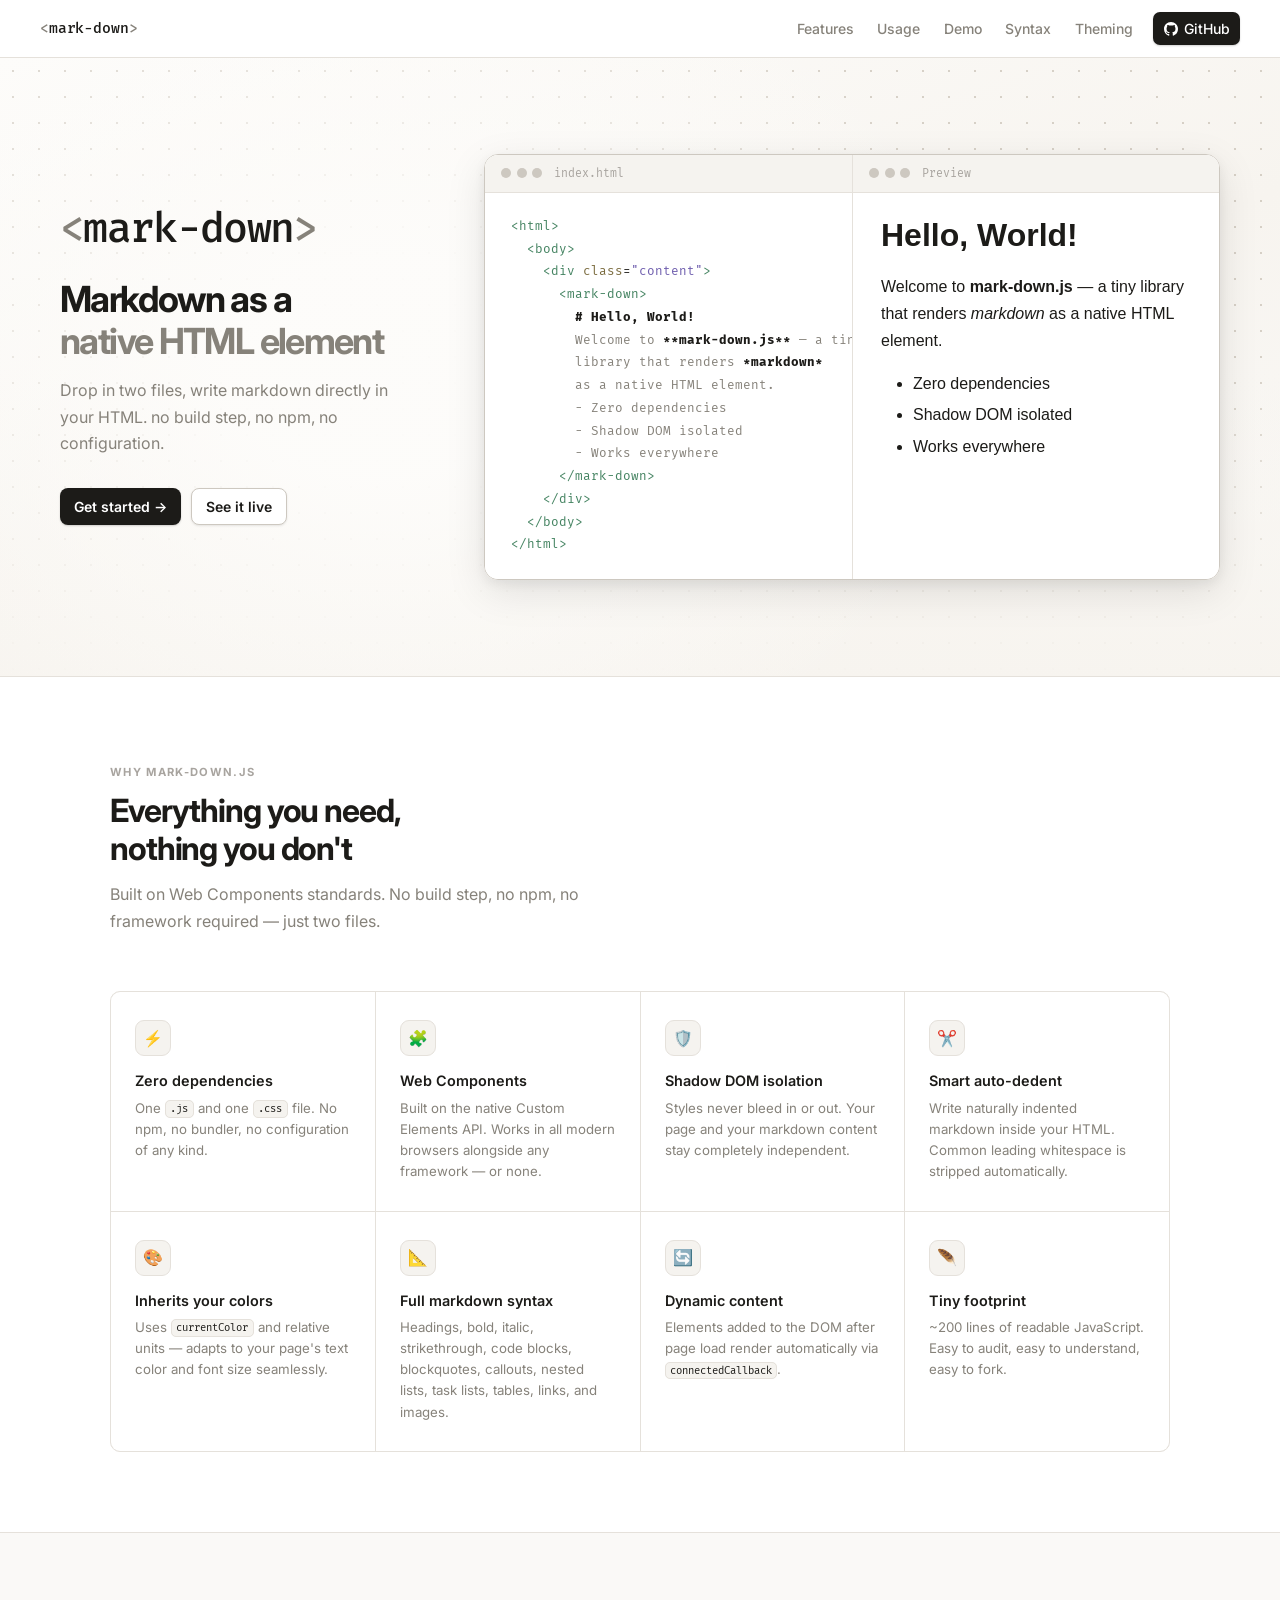
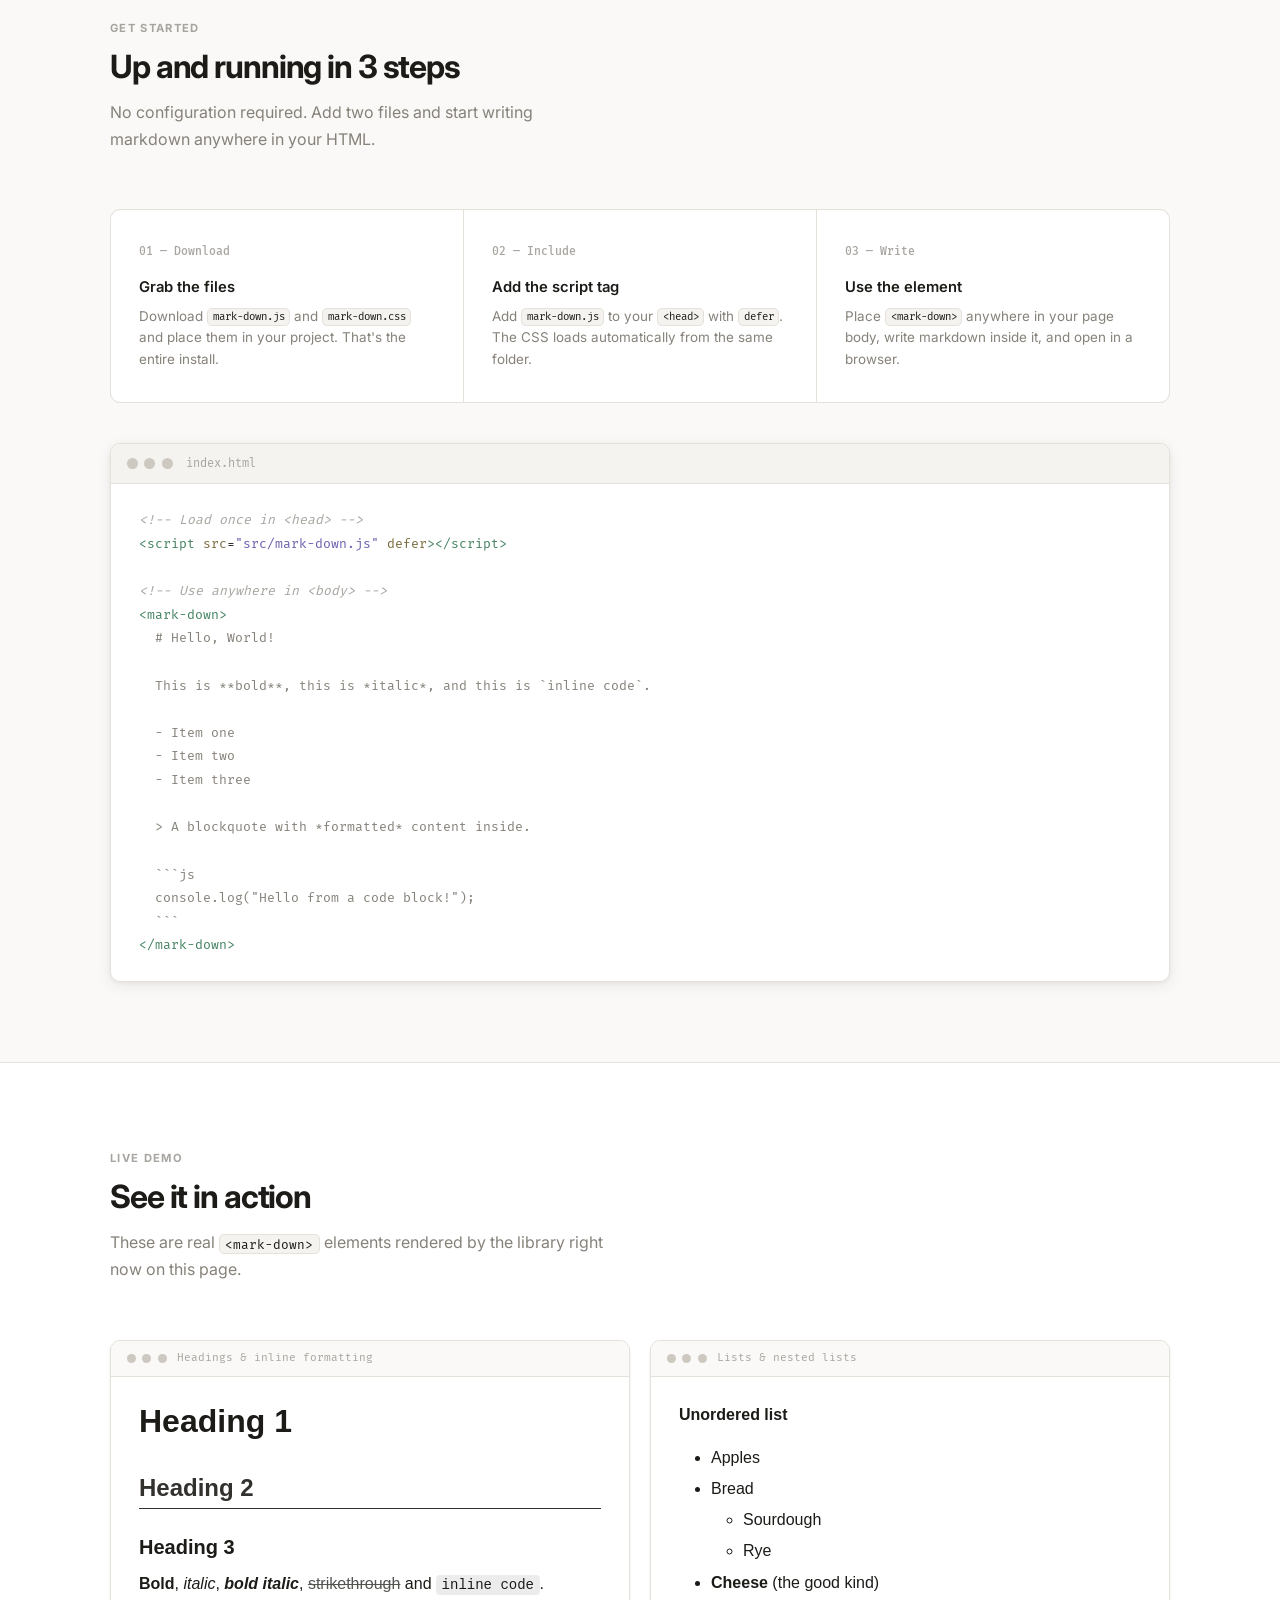
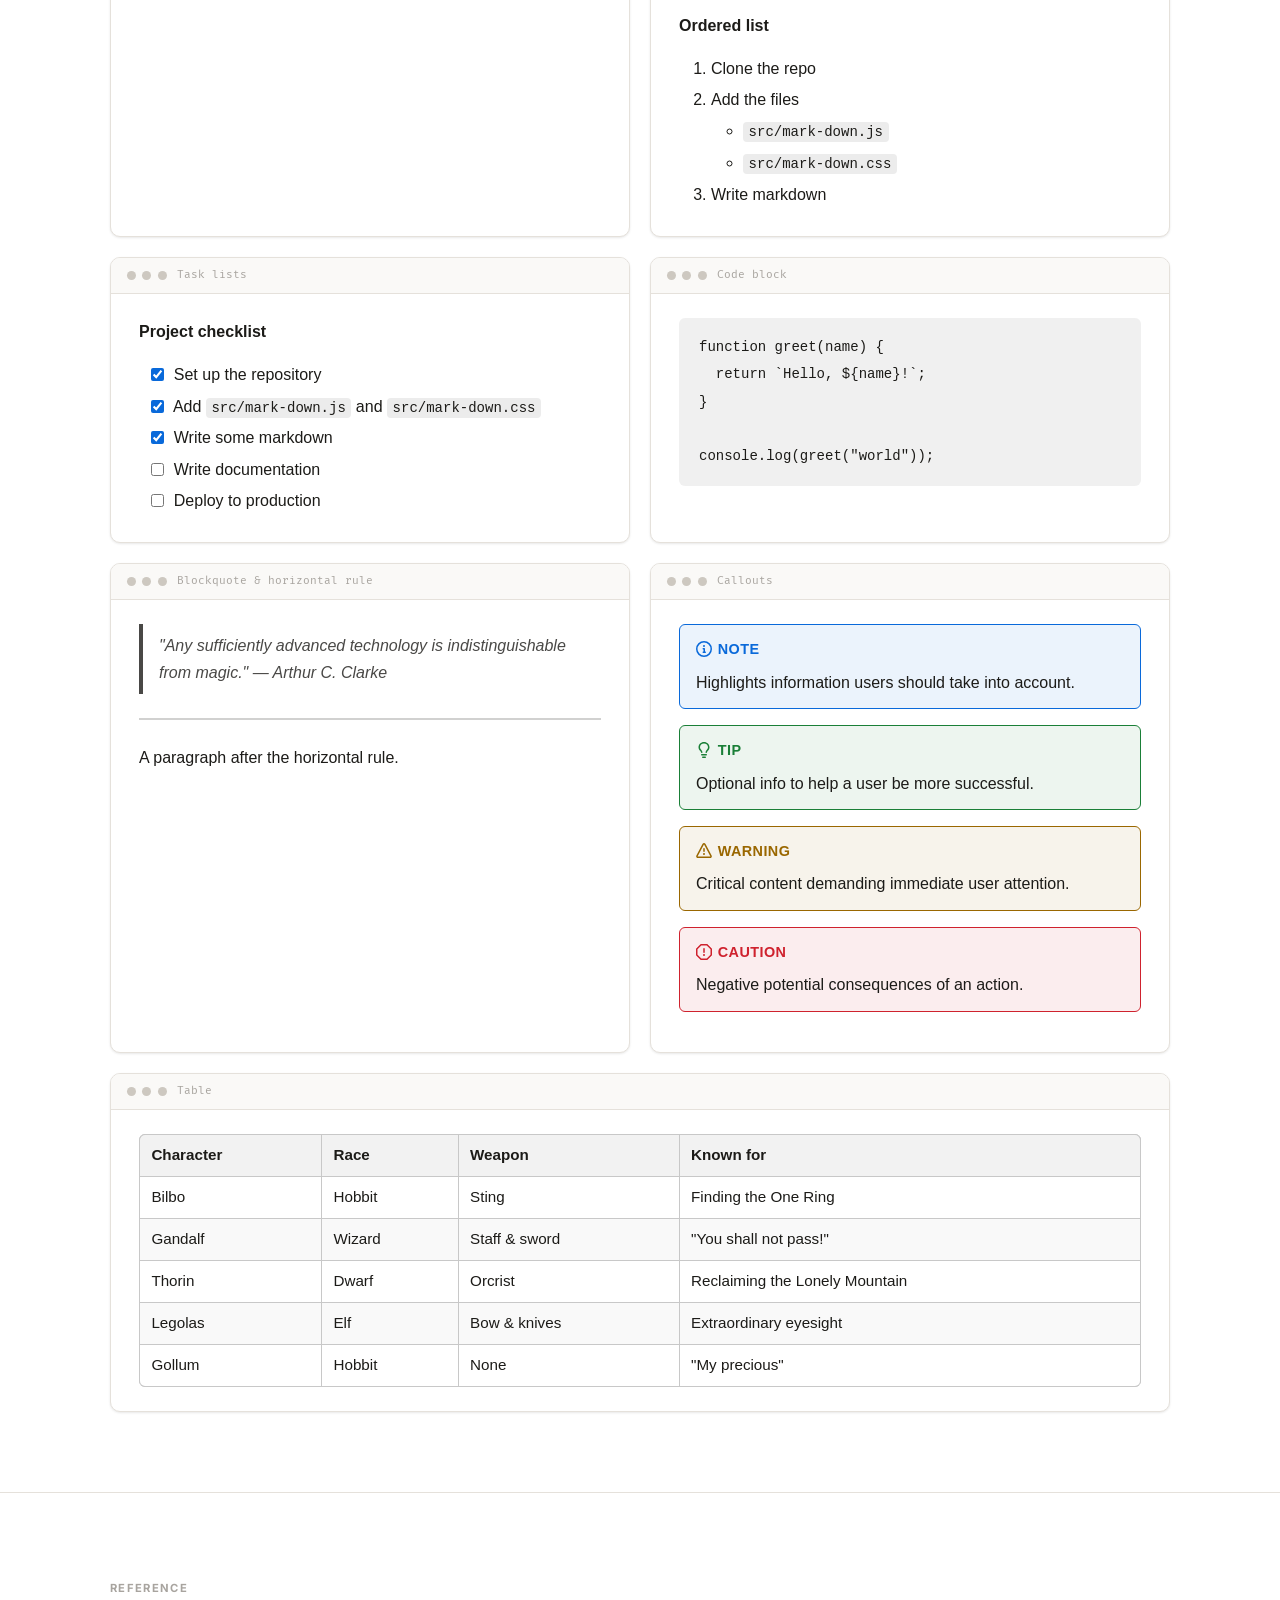
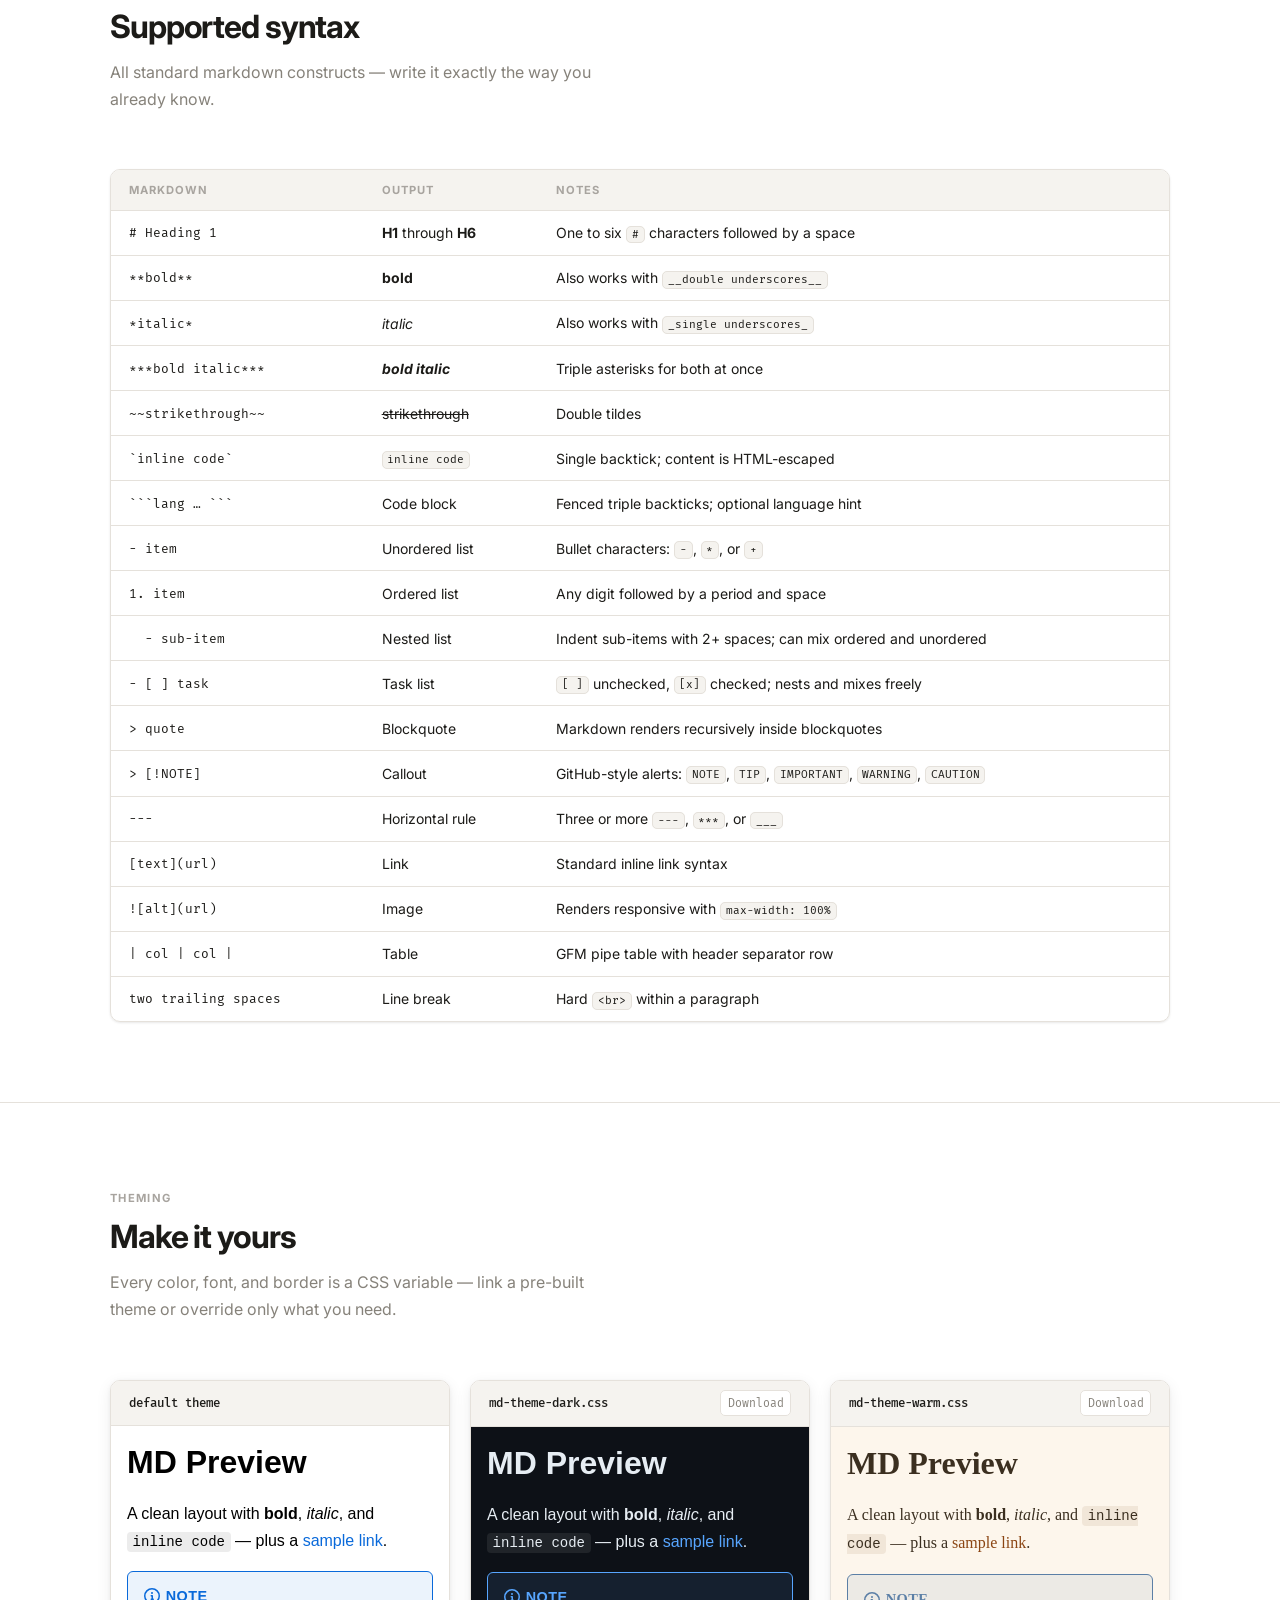
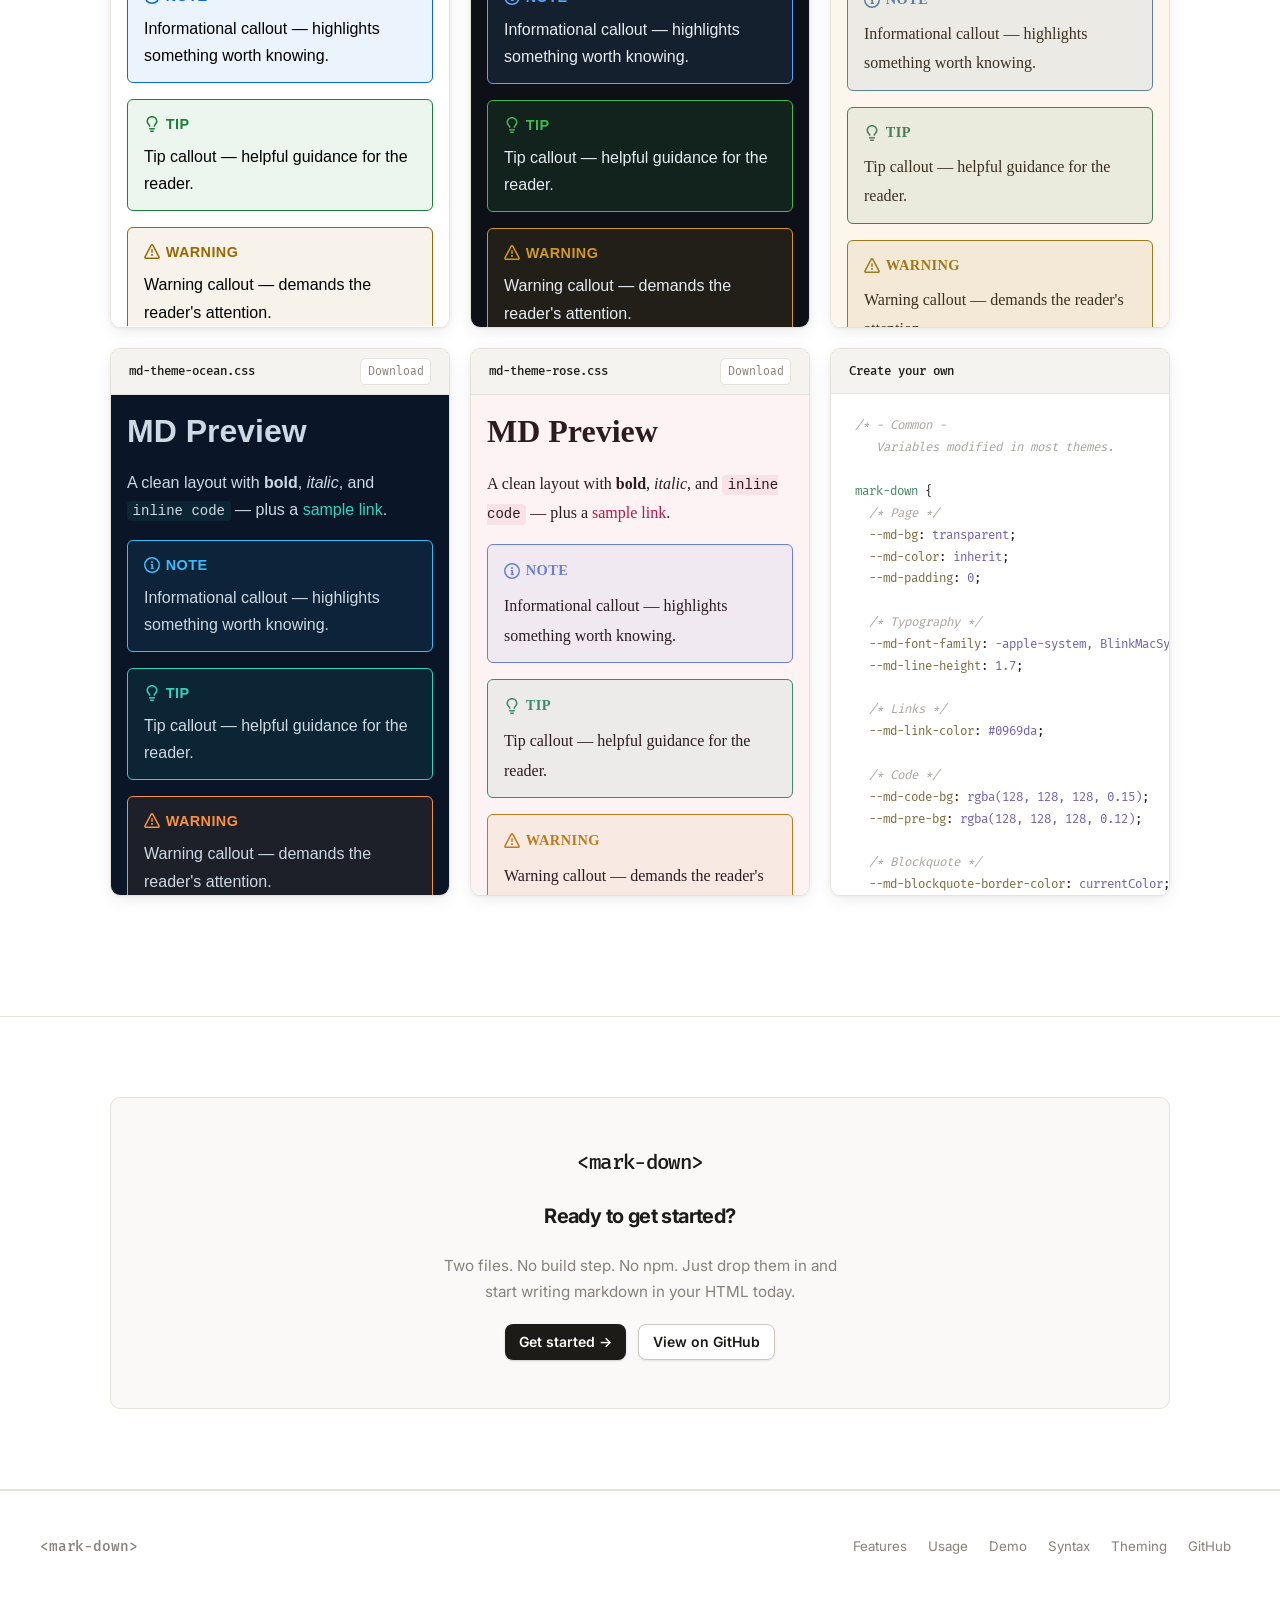
<file: index.html>
<!DOCTYPE html>
<html lang="en">
<head>
  <meta charset="UTF-8">
  <meta name="viewport" content="width=device-width, initial-scale=1.0">
  <title>mark-down.js: Markdown as a native HTML element</title>

  <meta property="og:type"        content="website">
  <meta property="og:url"         content="https://adir-sl.github.io/mark-down/">
  <meta property="og:title"       content="mark-down.js: Markdown as a native HTML element">
  <meta property="og:description" content="A zero-dependency vanilla JS library. Drop in two files, write markdown directly in your HTML — no build step, no npm, no configuration.">
  <meta property="og:image"       content="https://adir-sl.github.io/mark-down/social.jpg">
  <meta name="twitter:card"        content="summary_large_image">
  <meta name="twitter:site"        content="@adircode">
  <meta name="twitter:creator"     content="@adircode">
  <meta name="twitter:title"       content="mark-down.js: Markdown as a native HTML element">
  <meta name="twitter:description" content="A zero-dependency vanilla JS library. Drop in two files, write markdown directly in your HTML — no build step, no npm, no configuration.">
  <meta name="twitter:image"       content="https://adir-sl.github.io/mark-down/social.jpg">
    
  <link rel="preconnect" href="https://fonts.googleapis.com">
  <link rel="preconnect" href="https://fonts.gstatic.com" crossorigin>
  <link href="https://fonts.googleapis.com/css2?family=Inter:wght@400;500;600;700&family=Fira+Mono:wght@400;500&display=swap" rel="stylesheet">
  <script src="src/mark-down.js" defer></script>
  <style>
    *, *::before, *::after { box-sizing: border-box; margin: 0; padding: 0; }

    :root {
      --bg:        #ffffff;
      --bg-soft:   #faf9f7;
      --bg-card:   #f5f3ef;
      --bg-hover:  #f0ede8;
      --border:    #e5e1db;
      --border-md: #cdc8c0;
      --text:      #1c1b18;
      --sub:       #86827a;
      --dim:       #a8a49f;
      --mono:      'Fira Mono', 'SFMono-Regular', Consolas, monospace;
      --sans:      'Inter', -apple-system, BlinkMacSystemFont, 'Segoe UI', sans-serif;
      --r:         10px;
      --shadow-sm: 0 1px 3px rgba(0,0,0,.06), 0 1px 2px rgba(0,0,0,.04);
      --shadow:    0 4px 16px rgba(0,0,0,.07), 0 1px 4px rgba(0,0,0,.05);
      --shadow-lg: 0 12px 40px rgba(0,0,0,.1), 0 4px 12px rgba(0,0,0,.06);
    }

    html { scroll-behavior: smooth; }

    body {
      font-family: var(--sans);
      background: var(--bg);
      color: var(--text);
      line-height: 1.65;
      overflow-x: hidden;
      -webkit-font-smoothing: antialiased;
      -moz-osx-font-smoothing: grayscale;
    }

    a { color: inherit; text-decoration: none; }

    code {
      font-family: var(--mono);
      font-size: .8em;
      background: var(--bg-card);
      border: 1px solid var(--border);
      padding: .12em .42em;
      border-radius: 5px;
      color: var(--text);
    }

    /* ── Nav ──────────────────────────────────────────────────── */
    nav {
      position: sticky; top: 0; z-index: 100;
      background: rgba(255,255,255,.85);
      backdrop-filter: blur(20px);
      -webkit-backdrop-filter: blur(20px);
      border-bottom: 1px solid var(--border);
      padding: 0 2.5rem;
      display: flex; align-items: center; justify-content: space-between;
      height: 58px;
    }
    .nav-logo {
      font-family: var(--mono);
      font-weight: 500; font-size: .92rem;
      color: var(--text); letter-spacing: -.01em;
    }
    .nav-logo .br { color: var(--sub); }
    .nav-links { display: flex; gap: .15rem; align-items: center; }
    .nav-links a {
      font-size: .875rem; font-weight: 500;
      color: var(--sub);
      padding: .38em .75em; border-radius: 7px;
      transition: background .13s, color .13s;
    }
    .nav-links a:hover { background: var(--bg-card); color: var(--text); }
    /* prevent nav-links specificity from overriding button colors */
    .nav-links .btn-solid        { color: #fff; }
    .nav-links .btn-solid:hover  { color: #fff; background: #2e2d28; }

    .btn {
      display: inline-flex; align-items: center; gap: .4em;
      padding: .42em 1em; border-radius: 8px;
      font-family: var(--sans); font-size: .875rem; font-weight: 600;
      transition: all .15s; cursor: pointer; white-space: nowrap;
    }
    .btn-solid {
      background: var(--text); color: #fff;
      box-shadow: 0 1px 2px rgba(0,0,0,.18);
    }
    .btn-solid:hover { background: #2e2d28; }
    .btn-outline {
      background: var(--bg); color: var(--text);
      border: 1px solid var(--border-md);
      box-shadow: var(--shadow-sm);
    }
    .btn-outline:hover { background: var(--bg-card); }

    @media (max-width: 640px) { .nav-hide { display: none; } }

    /* ── Hero ─────────────────────────────────────────────────── */
    .hero {
      padding: 6rem 3rem 6rem;
      position: relative;
      overflow: hidden;
      background: linear-gradient(160deg, #fdfcfa 0%, #f7f4ef 55%, #faf9f7 100%);
    }

    /* dot grid */
    .hero::before {
      content: '';
      position: absolute; inset: 0;
      background-image: radial-gradient(circle, rgba(180,170,155,.5) 1px, transparent 1px);
      background-size: 26px 26px;
      pointer-events: none;
    }
    /* vignette */
    .hero::after {
      content: '';
      position: absolute; inset: 0;
      background:
        radial-gradient(ellipse 60% 90% at 30% 50%, rgba(253,252,250,.97) 20%, transparent 80%),
        linear-gradient(to bottom, transparent 50%, rgba(247,244,239,.98) 100%);
      pointer-events: none;
    }

    .hero-inner {
      position: relative; z-index: 1;
      max-width: 1160px; margin: 0 auto;
      display: flex;
      flex-direction: row;
      align-items: center;
      gap: 4rem;
    }

    /* ── left column: text ── */
    .hero-text {
      flex: 0 0 auto;
      width: 360px;
      display: flex; flex-direction: column; align-items: flex-start;
    }

    .logo-tag {
      font-family: var(--mono);
      font-weight: 500;
      font-size: clamp(1.6rem, 3.5vw, 2.6rem);
      color: var(--text);
      letter-spacing: -.04em;
      line-height: 1;
      margin-bottom: 1.75rem;
    }
    .logo-tag .br { color: var(--sub); }

    .hero h1 {
      font-size: clamp(1.6rem, 3vw, 2.25rem);
      font-weight: 700;
      letter-spacing: -.045em;
      line-height: 1.18;
      color: var(--text);
      margin-bottom: .9rem;
    }
    .hero h1 em { font-style: normal; color: var(--sub); }

    .hero p {
      font-size: 1rem;
      color: var(--sub);
      margin-bottom: 2rem;
      line-height: 1.65;
    }

    .hero-ctas {
      display: flex; gap: .65rem; flex-wrap: wrap;
    }

    @media (max-width: 1000px) {
      .hero { padding: 2rem; }
      .hero-inner { flex-direction: column; align-items: flex-start; gap: 2.5rem; }
      .hero-text { width: 100%; }
      .hero::after {
        background:
          radial-gradient(ellipse 100% 60% at 50% 20%, rgba(253,252,250,.97) 20%, transparent 80%),
          linear-gradient(to bottom, transparent 50%, rgba(247,244,239,.98) 100%);
      }
    }

    /* ── Hero demo panel ──────────────────────────────────────── */
    .hero-demo {
      display: grid;
      grid-template-columns: 1fr 1fr;
      flex: 1;
      min-width: 0;
      border: 1px solid var(--border-md);
      border-radius: 14px;
      overflow: hidden;
      box-shadow: var(--shadow-lg);
      text-align: left;
    }

    .hero-demo-pane {
      background: var(--bg);
      display: flex; flex-direction: column;
      min-width: 0;
    }
    .hero-demo-pane + .hero-demo-pane {
      border-left: 1px solid var(--border);
    }

    .hero-demo-bar {
      background: var(--bg-card);
      border-bottom: 1px solid var(--border);
      padding: .55rem 1rem;
      display: flex; align-items: center; gap: .75rem;
      flex-shrink: 0;
    }
    .hero-demo-dots { display: flex; gap: .35rem; }
    .hero-demo-dot  { width: 10px; height: 10px; border-radius: 50%; background: var(--border-md); }
    .hero-demo-title {
      font-size: .72rem; color: var(--dim);
      font-family: var(--mono);
    }

    /* ── Mobile tabs ── */
    .hero-demo-tabs {
      display: none;
      grid-column: 1 / -1;
      background: var(--bg-card);
      border-bottom: 1px solid var(--border);
    }
    .hero-tab {
      flex: 1; padding: .65rem 1rem;
      background: none; border: none;
      border-bottom: 2px solid transparent;
      font-family: var(--mono); font-size: .75rem; font-weight: 500;
      color: var(--dim); cursor: pointer;
      transition: color .15s, background .15s, border-color .15s;
    }
    .hero-tab:hover { color: var(--sub); background: var(--bg-hover); }
    .hero-tab.active {
      color: var(--text);
      background: var(--bg);
      border-bottom-color: var(--text);
    }

    @media (max-width: 1000px) {
      .hero-demo { width: 100%; grid-template-columns: 1fr; }
      .hero-demo-tabs { display: flex; }
      .hero-demo-pane { grid-column: 1; }
      .hero-demo-pane:not(.active) { display: none; }
      .hero-demo-bar { display: none; } /* tabs replace the individual window bars */
      .hero-demo-pane + .hero-demo-pane { border-left: none; }
    }

    .hero-demo-code {
      padding: 1.4rem 1.6rem;
      font-family: var(--mono); font-size: .79rem;
      line-height: 1.8; overflow-x: auto;
      white-space: pre;
      flex: 1;
    }
    .hd-tag  { color: #448361; }
    .hd-attr { color: #7a6b3e; }
    .hd-val  { color: #6f5eae; }
    .hd-md   { color: var(--sub); }
    .hd-b    { color: var(--text); font-weight: 600; }

    .hero-demo-preview {
      padding: 1.4rem 1.75rem;
      flex: 1;
    }

    @media (max-width: 700px) {
      .hero-demo { grid-template-columns: 1fr; }
      .hero-demo-pane + .hero-demo-pane { border-left: none; border-top: 1px solid var(--border); }
    }

    /* ── Shared ───────────────────────────────────────────────── */
    .divider { border: none; border-top: 1px solid var(--border); }

    section { padding: 80px 2.5rem; }
    @media (max-width: 768px) { section { padding: 2rem 1.5rem; } }
    .wrap { max-width: 1060px; margin: 0 auto; }

    .eyebrow {
      display: inline-block;
      font-size: .7rem; font-weight: 700;
      letter-spacing: .12em; text-transform: uppercase;
      color: var(--dim); margin-bottom: .65rem;
    }
    .s-title {
      font-size: clamp(1.5rem, 2.8vw, 2rem);
      font-weight: 700; letter-spacing: -.035em; line-height: 1.2;
      margin-bottom: .8rem;
    }
    .s-desc {
      color: var(--sub); font-size: 1rem; font-weight: 400;
      max-width: 500px; margin-bottom: 3.5rem;
      line-height: 1.7;
    }

    /* ── Features ─────────────────────────────────────────────── */
    .feat-grid {
      display: grid;
      grid-template-columns: repeat(4, 1fr);
      gap: 1px;
      background: var(--border);
      border: 1px solid var(--border);
      border-radius: var(--r);
      overflow: hidden;
    }
    @media (max-width: 900px) { .feat-grid { grid-template-columns: repeat(2, 1fr); } }
    @media (max-width: 500px) { .feat-grid { grid-template-columns: 1fr; } }

    .feat {
      background: var(--bg);
      padding: 1.75rem 1.5rem;
      transition: background .15s;
    }
    .feat:hover { background: var(--bg-soft); }

    .feat-icon {
      width: 36px; height: 36px;
      background: var(--bg-card);
      border: 1px solid var(--border);
      border-radius: 9px;
      display: flex; align-items: center; justify-content: center;
      font-size: 1rem;
      margin-bottom: 1rem;
    }
    .feat h3 {
      font-size: .9rem; font-weight: 600;
      margin-bottom: .4rem; line-height: 1.3;
    }
    .feat p { font-size: .83rem; color: var(--sub); line-height: 1.6; }

    /* ── Usage ────────────────────────────────────────────────── */
    #usage { background: var(--bg-soft); }

    .steps {
      display: grid;
      grid-template-columns: repeat(3, 1fr);
      gap: 1px;
      background: var(--border);
      border: 1px solid var(--border);
      border-radius: var(--r);
      overflow: hidden;
      margin-bottom: 2.5rem;
    }
    @media (max-width: 700px) { .steps { grid-template-columns: 1fr; } }

    .step {
      background: var(--bg);
      padding: 2rem 1.75rem;
    }
    .step-num {
      font-family: var(--mono);
      font-size: .72rem; font-weight: 500;
      color: var(--dim);
      margin-bottom: .85rem;
    }
    .step h3 { font-size: .925rem; font-weight: 600; margin-bottom: .4rem; }
    .step p  { font-size: .84rem; color: var(--sub); line-height: 1.6; }

    /* code editor block */
    .editor {
      background: var(--bg);
      border: 1px solid var(--border);
      border-radius: var(--r);
      overflow: hidden;
      box-shadow: var(--shadow);
    }
    .editor-bar {
      background: var(--bg-card);
      border-bottom: 1px solid var(--border);
      padding: .6rem 1rem;
      display: flex; align-items: center; gap: .85rem;
    }
    .editor-dots { display: flex; gap: .4rem; }
    .editor-dot {
      width: 11px; height: 11px; border-radius: 50%;
      background: var(--border-md);
    }
    .editor-filename {
      font-family: var(--mono); font-size: .75rem; color: var(--dim);
    }
    .editor pre {
      padding: 1.5rem 1.75rem;
      font-family: var(--mono); font-size: .82rem; line-height: 1.8;
      overflow-x: auto; color: var(--text);
    }
    .t  { color: #448361; }   /* tag */
    .a  { color: #7a6b3e; }   /* attr */
    .v  { color: #6f5eae; }   /* value */
    .c  { color: var(--dim); font-style: italic; } /* comment */
    .tx { color: var(--sub); }  /* markdown text */

    /* ── Demo ─────────────────────────────────────────────────── */
    .demo-grid {
      display: grid;
      grid-template-columns: repeat(2, 1fr);
      gap: 1.25rem;
    }
    .demo-wide { grid-column: 1 / -1; }
    @media (max-width: 680px) {
      .demo-grid { grid-template-columns: 1fr; }
      .demo-wide { grid-column: 1; }
    }

    .demo-card {
      background: var(--bg);
      border: 1px solid var(--border);
      border-radius: var(--r);
      overflow: hidden;
      box-shadow: var(--shadow-sm);
      transition: box-shadow .2s, border-color .2s;
    }
    .demo-card:hover {
      box-shadow: var(--shadow);
      border-color: var(--border-md);
    }
    .demo-bar {
      background: var(--bg-soft);
      border-bottom: 1px solid var(--border);
      padding: .52rem 1rem;
      display: flex; align-items: center; gap: .4rem;
    }
    .demo-dot { width: 9px; height: 9px; border-radius: 50%; background: var(--border-md); }
    .demo-label {
      font-size: .7rem; color: var(--dim);
      font-family: var(--mono); margin-left: .25rem;
    }
    .demo-body { padding: 1.5rem 1.75rem; }

    /* ── Syntax table ─────────────────────────────────────────── */
    .syn-wrap {
      border: 1px solid var(--border);
      border-radius: var(--r);
      overflow: hidden;
      box-shadow: var(--shadow-sm);
    }
    table.syn { width: 100%; border-collapse: collapse; font-size: .875rem; }
    table.syn th, table.syn td {
      padding: .65rem 1.1rem;
      border-bottom: 1px solid var(--border);
      text-align: left; vertical-align: middle;
    }
    table.syn tr:last-child td { border-bottom: none; }
    table.syn th {
      background: var(--bg-card);
      font-size: .7rem; font-weight: 700;
      letter-spacing: .09em; text-transform: uppercase;
      color: var(--dim);
    }
    table.syn td:first-child {
      font-family: var(--mono); font-size: .8rem;
      color: var(--text); white-space: nowrap;
    }
    table.syn tr:hover td { background: var(--bg-soft); }

    /* ── Download links ───────────────────────────────────────── */
    .dl-link {
      text-decoration: none;
      border-radius: 5px;
      transition: background .15s, box-shadow .15s;
    }
    .dl-link:hover {
      background: var(--bg-hover);
      box-shadow: 0 0 0 3px var(--bg-hover);
    }
    .dl-link:hover code {
      background: transparent;
      border-color: var(--border-md);
    }

    /* ── Callout strip ────────────────────────────────────────── */
    .callout {
      background: var(--bg-soft);
      border: 1px solid var(--border);
      border-radius: var(--r);
      padding: 3rem;
      text-align: center;
      display: flex; flex-direction: column; align-items: center; gap: 1.25rem;
    }
    .callout-logo {
      font-family: var(--mono); font-weight: 500;
      font-size: 1.3rem; color: var(--text);
      letter-spacing: -.03em;
    }
    .callout h3 {
      font-size: 1.25rem; font-weight: 700;
      letter-spacing: -.03em;
    }
    .callout p { color: var(--sub); font-size: .95rem; max-width: 420px; }

    /* ── Theme Gallery ───────────────────────────────────────── */
    .theme-gallery {
      display: grid;
      grid-template-columns: repeat(3, 1fr);
      gap: 1.25rem;
      margin-bottom: 2.5rem;
    }
    @media (max-width: 900px) { .theme-gallery { grid-template-columns: repeat(2, 1fr); } }
    @media (max-width: 560px) { .theme-gallery { grid-template-columns: 1fr; } }

    .theme-card {
      border: 1px solid var(--border);
      border-radius: var(--r);
      overflow: hidden;
      box-shadow: var(--shadow);
      transition: box-shadow .2s, border-color .2s;
    }
    .theme-card:hover { box-shadow: var(--shadow-lg); border-color: var(--border-md); }

    .theme-card-bar {
      background: var(--bg-card);
      border-bottom: 1px solid var(--border);
      padding: .6rem 1.1rem;
      min-height: 2.85rem;
      display: flex; align-items: center; justify-content: space-between;
    }
    .theme-card-name {
      font-family: var(--mono); font-size: .78rem; font-weight: 500;
      color: var(--text);
    }
    .theme-card-dl {
      font-family: var(--mono); font-size: .72rem;
      color: var(--sub); text-decoration: none;
      padding: .22em .6em;
      border: 1px solid var(--border);
      border-radius: 5px;
      background: var(--bg);
      transition: background .13s, border-color .13s;
    }
    .theme-card-dl:hover { background: var(--bg-hover); border-color: var(--border-md); color: var(--text); }

    .theme-card iframe {
      width: 100%; height: 500px;
      border: none; display: block;
    }

    .theme-card-code {
      height: 500px;
      overflow-y: auto;
      padding: 1.25rem 1.5rem;
      margin: 0;
      font-family: var(--mono);
      font-size: .78rem;
      line-height: 1.75;
      color: var(--text);
      background: var(--bg);
      white-space: pre;
    }

    /* ── Footer ───────────────────────────────────────────────── */
    footer {
      border-top: 1px solid var(--border);
      padding: 2.5rem 2.5rem;
      display: flex; align-items: center; justify-content: space-between;
      flex-wrap: wrap; gap: 1rem;
    }
    .footer-logo {
      font-family: var(--mono); font-weight: 500;
      font-size: .9rem; color: var(--sub);
      letter-spacing: -.01em;
    }
    .footer-right {
      display: flex; gap: .15rem; align-items: center;
    }
    .footer-right a {
      font-size: .83rem; color: var(--sub);
      padding: .32em .7em; border-radius: 6px;
      transition: background .13s, color .13s;
    }
    .footer-right a:hover { background: var(--bg-card); color: var(--text); }
    @media (max-width: 540px) { footer { flex-direction: column; align-items: flex-start; } }
  </style>
</head>
<body>

<!-- ════════════════ NAV -->
<nav>
  <div class="nav-logo"><span class="br">&lt;</span>mark-down<span class="br">&gt;</span></div>
  <div class="nav-links">
    <a href="#features" class="nav-hide">Features</a>
    <a href="#usage"    class="nav-hide">Usage</a>
    <a href="#demo"     class="nav-hide">Demo</a>
    <a href="#syntax"   class="nav-hide">Syntax</a>
    <a href="#theming"  class="nav-hide">Theming</a>
    <a href="https://github.com/Adir-SL/mark-down" class="btn btn-solid" style="margin-left:.5rem">
      <svg height="14" viewBox="0 0 16 16" fill="currentColor" aria-hidden="true">
        <path d="M8 0C3.58 0 0 3.58 0 8c0 3.54 2.29 6.53 5.47 7.59.4.07.55-.17.55-.38
          0-.19-.01-.82-.01-1.49-2.01.37-2.53-.49-2.69-.94-.09-.23-.48-.94-.82-1.13
          -.28-.15-.68-.52-.01-.53.63-.01 1.08.58 1.23.82.72 1.21 1.87.87 2.33.66
          .07-.52.28-.87.51-1.07-1.78-.2-3.64-.89-3.64-3.95 0-.87.31-1.59.82-2.15
          -.08-.2-.36-1.02.08-2.12 0 0 .67-.21 2.2.82.64-.18 1.32-.27 2-.27.68 0
          1.36.09 2 .27 1.53-1.04 2.2-.82 2.2-.82.44 1.1.16 1.92.08 2.12.51.56.82
          1.27.82 2.15 0 3.07-1.87 3.75-3.65 3.95.29.25.54.73.54 1.48 0 1.07-.01
          1.93-.01 2.2 0 .21.15.46.55.38A8.013 8.013 0 0016 8c0-4.42-3.58-8-8-8z"/>
      </svg>
      GitHub
    </a>
  </div>
</nav>

<!-- ════════════════ HERO -->
<section class="hero">
  <div class="hero-inner">

    <!-- left: text -->
    <div class="hero-text">
      <div class="logo-tag"><span class="br">&lt;</span>mark-down<span class="br">&gt;</span></div>
      <h1>Markdown as a<br><em>native HTML element</em></h1>
      <p>Drop in two files, write markdown directly in your HTML. no build step, no npm, no configuration.</p>
      <div class="hero-ctas">
        <a href="#usage" class="btn btn-solid">Get started &rarr;</a>
        <a href="#demo"  class="btn btn-outline">See it live</a>
      </div>
    </div>

    <!-- right: split demo panel -->
    <div class="hero-demo">

      <!-- mobile tab bar -->
      <div class="hero-demo-tabs" role="tablist">
        <button class="hero-tab active" data-pane="0">index.html</button>
        <button class="hero-tab"        data-pane="1">Preview</button>
      </div>

      <!-- left: code -->
      <div class="hero-demo-pane active">
        <div class="hero-demo-bar">
          <div class="hero-demo-dots">
            <div class="hero-demo-dot"></div>
            <div class="hero-demo-dot"></div>
            <div class="hero-demo-dot"></div>
          </div>
          <span class="hero-demo-title">index.html</span>
        </div>
        <div class="hero-demo-code"><span class="hd-tag">&lt;html&gt;</span>
  <span class="hd-tag">&lt;body&gt;</span>
    <span class="hd-tag">&lt;div</span> <span class="hd-attr">class</span>=<span class="hd-val">"content"</span><span class="hd-tag">&gt;</span>
      <span class="hd-tag">&lt;mark-down&gt;</span>
<span class="hd-b">        # Hello, World!</span>
<span class="hd-md">        Welcome to </span><span class="hd-b">**mark-down.js**</span><span class="hd-md"> — a tiny</span>
<span class="hd-md">        library that renders </span><span class="hd-b">*markdown*</span>
<span class="hd-md">        as a native HTML element.</span>
<span class="hd-md">        - Zero dependencies</span>
<span class="hd-md">        - Shadow DOM isolated</span>
<span class="hd-md">        - Works everywhere</span>
      <span class="hd-tag">&lt;/mark-down&gt;</span>
    <span class="hd-tag">&lt;/div&gt;</span>
  <span class="hd-tag">&lt;/body&gt;</span>
<span class="hd-tag">&lt;/html&gt;</span></div>
      </div>

      <!-- right: live preview -->
      <div class="hero-demo-pane">
        <div class="hero-demo-bar">
          <div class="hero-demo-dots">
            <div class="hero-demo-dot"></div>
            <div class="hero-demo-dot"></div>
            <div class="hero-demo-dot"></div>
          </div>
          <span class="hero-demo-title">Preview</span>
        </div>
        <div class="hero-demo-preview">
          <mark-down>
            # Hello, World!

            Welcome to **mark-down.js** — a tiny
            library that renders *markdown*
            as a native HTML element.

            - Zero dependencies
            - Shadow DOM isolated
            - Works everywhere
          </mark-down>
        </div>
      </div>

    </div>
  </div>
</section>

<hr class="divider">

<!-- ════════════════ FEATURES -->
<section id="features">
  <div class="wrap">
    <span class="eyebrow">Why mark-down.js</span>
    <h2 class="s-title">Everything you need,<br>nothing you don't</h2>
    <p class="s-desc">Built on Web Components standards. No build step, no npm, no framework required — just two files.</p>

    <div class="feat-grid">
      <div class="feat">
        <div class="feat-icon">⚡</div>
        <h3>Zero dependencies</h3>
        <p>One <code>.js</code> and one <code>.css</code> file. No npm, no bundler, no configuration of any kind.</p>
      </div>
      <div class="feat">
        <div class="feat-icon">🧩</div>
        <h3>Web Components</h3>
        <p>Built on the native Custom Elements API. Works in all modern browsers alongside any framework — or none.</p>
      </div>
      <div class="feat">
        <div class="feat-icon">🛡️</div>
        <h3>Shadow DOM isolation</h3>
        <p>Styles never bleed in or out. Your page and your markdown content stay completely independent.</p>
      </div>
      <div class="feat">
        <div class="feat-icon">✂️</div>
        <h3>Smart auto-dedent</h3>
        <p>Write naturally indented markdown inside your HTML. Common leading whitespace is stripped automatically.</p>
      </div>
      <div class="feat">
        <div class="feat-icon">🎨</div>
        <h3>Inherits your colors</h3>
        <p>Uses <code>currentColor</code> and relative units — adapts to your page's text color and font size seamlessly.</p>
      </div>
      <div class="feat">
        <div class="feat-icon">📐</div>
        <h3>Full markdown syntax</h3>
        <p>Headings, bold, italic, strikethrough, code blocks, blockquotes, callouts, nested lists, task lists, tables, links, and images.</p>
      </div>
      <div class="feat">
        <div class="feat-icon">🔄</div>
        <h3>Dynamic content</h3>
        <p>Elements added to the DOM after page load render automatically via <code>connectedCallback</code>.</p>
      </div>
      <div class="feat">
        <div class="feat-icon">🪶</div>
        <h3>Tiny footprint</h3>
        <p>~200 lines of readable JavaScript. Easy to audit, easy to understand, easy to fork.</p>
      </div>
    </div>
  </div>
</section>

<hr class="divider">

<!-- ════════════════ USAGE -->
<section id="usage">
  <div class="wrap">
    <span class="eyebrow">Get started</span>
    <h2 class="s-title">Up and running in 3 steps</h2>
    <p class="s-desc">No configuration required. Add two files and start writing markdown anywhere in your HTML.</p>

    <div class="steps">
      <div class="step">
        <div class="step-num">01 &mdash; Download</div>
        <h3>Grab the files</h3>
        <p>Download <a href="src/mark-down.js" download class="dl-link"><code>mark-down.js</code></a> and <a href="src/mark-down.css" download class="dl-link"><code>mark-down.css</code></a> and place them in your project. That's the entire install.</p>
      </div>
      <div class="step">
        <div class="step-num">02 &mdash; Include</div>
        <h3>Add the script tag</h3>
        <p>Add <code>mark-down.js</code> to your <code>&lt;head&gt;</code> with <code>defer</code>. The CSS loads automatically from the same folder.</p>
      </div>
      <div class="step">
        <div class="step-num">03 &mdash; Write</div>
        <h3>Use the element</h3>
        <p>Place <code>&lt;mark-down&gt;</code> anywhere in your page body, write markdown inside it, and open in a browser.</p>
      </div>
    </div>

    <div class="editor">
      <div class="editor-bar">
        <div class="editor-dots">
          <div class="editor-dot"></div>
          <div class="editor-dot"></div>
          <div class="editor-dot"></div>
        </div>
        <div class="editor-filename">index.html</div>
      </div>
      <pre><span class="c">&lt;!-- Load once in &lt;head&gt; --&gt;</span>
<span class="t">&lt;script</span> <span class="a">src</span>=<span class="v">"src/mark-down.js"</span> <span class="a">defer</span><span class="t">&gt;&lt;/script&gt;</span>

<span class="c">&lt;!-- Use anywhere in &lt;body&gt; --&gt;</span>
<span class="t">&lt;mark-down&gt;</span>
<span class="tx">  # Hello, World!

  This is **bold**, this is *italic*, and this is `inline code`.

  - Item one
  - Item two
  - Item three

  &gt; A blockquote with *formatted* content inside.

  ```js
  console.log("Hello from a code block!");
  ```</span>
<span class="t">&lt;/mark-down&gt;</span></pre>
    </div>
  </div>
</section>

<hr class="divider">

<!-- ════════════════ DEMO -->
<section id="demo">
  <div class="wrap">
    <span class="eyebrow">Live demo</span>
    <h2 class="s-title">See it in action</h2>
    <p class="s-desc">These are real <code>&lt;mark-down&gt;</code> elements rendered by the library right now on this page.</p>

    <div class="demo-grid">

      <div class="demo-card">
        <div class="demo-bar">
          <span class="demo-dot"></span><span class="demo-dot"></span><span class="demo-dot"></span>
          <span class="demo-label">Headings &amp; inline formatting</span>
        </div>
        <div class="demo-body">
          <mark-down>
            # Heading 1
            ## Heading 2
            ### Heading 3

            **Bold**, *italic*, ***bold italic***, ~~strikethrough~~ and `inline code`.
          </mark-down>
        </div>
      </div>

      <div class="demo-card">
        <div class="demo-bar">
          <span class="demo-dot"></span><span class="demo-dot"></span><span class="demo-dot"></span>
          <span class="demo-label">Lists &amp; nested lists</span>
        </div>
        <div class="demo-body">
          <mark-down>
            **Unordered list**

            - Apples
            - Bread
              - Sourdough
              - Rye
            - **Cheese** (the good kind)

            **Ordered list**

            1. Clone the repo
            2. Add the files
               - `src/mark-down.js`
               - `src/mark-down.css`
            3. Write markdown
          </mark-down>
        </div>
      </div>

      <div class="demo-card">
        <div class="demo-bar">
          <span class="demo-dot"></span><span class="demo-dot"></span><span class="demo-dot"></span>
          <span class="demo-label">Task lists</span>
        </div>
        <div class="demo-body">
          <mark-down>
            **Project checklist**

            - [x] Set up the repository
            - [x] Add `src/mark-down.js` and `src/mark-down.css`
            - [x] Write some markdown
            - [ ] Write documentation
            - [ ] Deploy to production
          </mark-down>
        </div>
      </div>

      <div class="demo-card">
        <div class="demo-bar">
          <span class="demo-dot"></span><span class="demo-dot"></span><span class="demo-dot"></span>
          <span class="demo-label">Code block</span>
        </div>
        <div class="demo-body">
          <mark-down>
            ```js
            function greet(name) {
              return `Hello, ${name}!`;
            }

            console.log(greet("world"));
            ```
          </mark-down>
        </div>
      </div>

      <div class="demo-card">
        <div class="demo-bar">
          <span class="demo-dot"></span><span class="demo-dot"></span><span class="demo-dot"></span>
          <span class="demo-label">Blockquote &amp; horizontal rule</span>
        </div>
        <div class="demo-body">
          <mark-down>
            > "Any sufficiently advanced technology is
            > indistinguishable from magic."
            > — Arthur C. Clarke

            ---

            A paragraph after the horizontal rule.
          </mark-down>
        </div>
      </div>

      <div class="demo-card">
        <div class="demo-bar">
          <span class="demo-dot"></span><span class="demo-dot"></span><span class="demo-dot"></span>
          <span class="demo-label">Callouts</span>
        </div>
        <div class="demo-body">
          <mark-down>
            > [!NOTE]
            > Highlights information users should take into account.

            > [!TIP]
            > Optional info to help a user be more successful.

            > [!WARNING]
            > Critical content demanding immediate user attention.

            > [!CAUTION]
            > Negative potential consequences of an action.
          </mark-down>
        </div>
      </div>

      <div class="demo-card demo-wide">
        <div class="demo-bar">
          <span class="demo-dot"></span><span class="demo-dot"></span><span class="demo-dot"></span>
          <span class="demo-label">Table</span>
        </div>
        <div class="demo-body">
          <mark-down>
            | Character  | Race    | Weapon          | Known for                        |
            | ---------- | ------- | --------------- | -------------------------------- |
            | Bilbo      | Hobbit  | Sting           | Finding the One Ring             |
            | Gandalf    | Wizard  | Staff & sword   | "You shall not pass!"            |
            | Thorin     | Dwarf   | Orcrist         | Reclaiming the Lonely Mountain   |
            | Legolas    | Elf     | Bow & knives    | Extraordinary eyesight           |
            | Gollum     | Hobbit  | None            | "My precious"                    |
          </mark-down>
        </div>
      </div>

    </div>
  </div>
</section>

<hr class="divider">

<!-- ════════════════ SYNTAX -->
<section id="syntax">
  <div class="wrap">
    <span class="eyebrow">Reference</span>
    <h2 class="s-title">Supported syntax</h2>
    <p class="s-desc">All standard markdown constructs — write it exactly the way you already know.</p>

    <div class="syn-wrap">
      <table class="syn">
        <thead>
          <tr><th>Markdown</th><th>Output</th><th>Notes</th></tr>
        </thead>
        <tbody>
          <tr><td># Heading 1</td><td><strong>H1</strong> through <strong>H6</strong></td><td>One to six <code>#</code> characters followed by a space</td></tr>
          <tr><td>**bold**</td><td><strong>bold</strong></td><td>Also works with <code>__double underscores__</code></td></tr>
          <tr><td>*italic*</td><td><em>italic</em></td><td>Also works with <code>_single underscores_</code></td></tr>
          <tr><td>***bold italic***</td><td><strong><em>bold italic</em></strong></td><td>Triple asterisks for both at once</td></tr>
          <tr><td>~~strikethrough~~</td><td><del>strikethrough</del></td><td>Double tildes</td></tr>
          <tr><td>`inline code`</td><td><code>inline code</code></td><td>Single backtick; content is HTML-escaped</td></tr>
          <tr><td>```lang … ```</td><td>Code block</td><td>Fenced triple backticks; optional language hint</td></tr>
          <tr><td>- item</td><td>Unordered list</td><td>Bullet characters: <code>-</code>, <code>*</code>, or <code>+</code></td></tr>
          <tr><td>1. item</td><td>Ordered list</td><td>Any digit followed by a period and space</td></tr>
          <tr><td>&nbsp;&nbsp;- sub-item</td><td>Nested list</td><td>Indent sub-items with 2+ spaces; can mix ordered and unordered</td></tr>
          <tr><td>- [ ] task</td><td>Task list</td><td><code>[ ]</code> unchecked, <code>[x]</code> checked; nests and mixes freely</td></tr>
          <tr><td>&gt; quote</td><td>Blockquote</td><td>Markdown renders recursively inside blockquotes</td></tr>
          <tr><td>&gt; [!NOTE]</td><td>Callout</td><td>GitHub-style alerts: <code>NOTE</code>, <code>TIP</code>, <code>IMPORTANT</code>, <code>WARNING</code>, <code>CAUTION</code></td></tr>
          <tr><td>---</td><td>Horizontal rule</td><td>Three or more <code>---</code>, <code>***</code>, or <code>___</code></td></tr>
          <tr><td>[text](url)</td><td>Link</td><td>Standard inline link syntax</td></tr>
          <tr><td>![alt](url)</td><td>Image</td><td>Renders responsive with <code>max-width: 100%</code></td></tr>
          <tr><td>| col | col |</td><td>Table</td><td>GFM pipe table with header separator row</td></tr>
          <tr><td>two trailing spaces</td><td>Line break</td><td>Hard <code>&lt;br&gt;</code> within a paragraph</td></tr>
        </tbody>
      </table>
    </div>
  </div>
</section>

<hr class="divider">

<!-- ════════════════ THEMING -->
<section id="theming">
  <div class="wrap">
    <span class="eyebrow">Theming</span>
    <h2 class="s-title">Make it yours</h2>
    <p class="s-desc">Every color, font, and border is a CSS variable — link a pre-built theme or override only what you need.</p>

    <div class="theme-gallery">

      <div class="theme-card">
        <div class="theme-card-bar">
          <span class="theme-card-name">default theme</span>
        </div>
        <iframe src="themes/preview-default.html" title="Default theme preview" loading="lazy"></iframe>
      </div>

      <div class="theme-card">
        <div class="theme-card-bar">
          <span class="theme-card-name">md-theme-dark.css</span>
          <a href="themes/md-theme-dark.css" download class="theme-card-dl">Download</a>
        </div>
        <iframe src="themes/preview-dark.html" title="Dark theme preview" loading="lazy"></iframe>
      </div>

      <div class="theme-card">
        <div class="theme-card-bar">
          <span class="theme-card-name">md-theme-warm.css</span>
          <a href="themes/md-theme-warm.css" download class="theme-card-dl">Download</a>
        </div>
        <iframe src="themes/preview-warm.html" title="Warm theme preview" loading="lazy"></iframe>
      </div>

      <div class="theme-card">
        <div class="theme-card-bar">
          <span class="theme-card-name">md-theme-ocean.css</span>
          <a href="themes/md-theme-ocean.css" download class="theme-card-dl">Download</a>
        </div>
        <iframe src="themes/preview-ocean.html" title="Ocean theme preview" loading="lazy"></iframe>
      </div>

      <div class="theme-card">
        <div class="theme-card-bar">
          <span class="theme-card-name">md-theme-rose.css</span>
          <a href="themes/md-theme-rose.css" download class="theme-card-dl">Download</a>
        </div>
        <iframe src="themes/preview-rose.html" title="Rose theme preview" loading="lazy"></iframe>
      </div>

      <div class="theme-card">
        <div class="theme-card-bar">
          <span class="theme-card-name">Create your own</span>
        </div>
        <pre class="theme-card-code"><span class="c">/* - Common -
   Variables modified in most themes.           */</span>

<span class="t">mark-down</span> {
  <span class="c">/* Page */</span>
  <span class="a">--md-bg</span>: <span class="v">transparent</span>;
  <span class="a">--md-color</span>: <span class="v">inherit</span>;
  <span class="a">--md-padding</span>: <span class="v">0</span>;

  <span class="c">/* Typography */</span>
  <span class="a">--md-font-family</span>: <span class="v">-apple-system, BlinkMacSystemFont, "Segoe UI", sans-serif</span>;
  <span class="a">--md-line-height</span>: <span class="v">1.7</span>;

  <span class="c">/* Links */</span>
  <span class="a">--md-link-color</span>: <span class="v">#0969da</span>;

  <span class="c">/* Code */</span>
  <span class="a">--md-code-bg</span>: <span class="v">rgba(128, 128, 128, 0.15)</span>;
  <span class="a">--md-pre-bg</span>: <span class="v">rgba(128, 128, 128, 0.12)</span>;

  <span class="c">/* Blockquote */</span>
  <span class="a">--md-blockquote-border-color</span>: <span class="v">currentColor</span>;

  <span class="c">/* Tables */</span>
  <span class="a">--md-table-border-color</span>: <span class="v">#c8c8c8</span>;
  <span class="a">--md-table-header-bg</span>: <span class="v">rgba(128, 128, 128, 0.1)</span>;
  <span class="a">--md-table-stripe-bg</span>: <span class="v">rgba(128, 128, 128, 0.05)</span>;

  <span class="c">/* Callouts */</span>
  <span class="a">--md-callout-note-color</span>: <span class="v">#0969da</span>;
  <span class="a">--md-callout-note-bg</span>: <span class="v">rgba(9, 105, 218, 0.08)</span>;
  <span class="a">--md-callout-tip-color</span>: <span class="v">#1a7f37</span>;
  <span class="a">--md-callout-tip-bg</span>: <span class="v">rgba(26, 127, 55, 0.08)</span>;
  <span class="a">--md-callout-important-color</span>: <span class="v">#8250df</span>;
  <span class="a">--md-callout-important-bg</span>: <span class="v">rgba(130, 80, 223, 0.08)</span>;
  <span class="a">--md-callout-warning-color</span>: <span class="v">#9a6700</span>;
  <span class="a">--md-callout-warning-bg</span>: <span class="v">rgba(154, 103, 0, 0.08)</span>;
  <span class="a">--md-callout-caution-color</span>: <span class="v">#cf222e</span>;
  <span class="a">--md-callout-caution-bg</span>: <span class="v">rgba(207, 34, 46, 0.08)</span>;

  <span class="c">/* Checkboxes */</span>
  <span class="a">--md-checkbox-color</span>: <span class="v">#0969da</span>;
  <span class="a">--md-checkbox-filter</span>: <span class="v">none</span>;
}

<span class="c">/* - Less common -
   Override only when you need fine-grained control. */</span>

<span class="t">mark-down</span> {
  <span class="c">/* Typography */</span>
  <span class="a">--md-font-size</span>: <span class="v">1rem</span>;
  <span class="a">--md-mono-font-family</span>: <span class="v">"SFMono-Regular", Consolas, "Liberation Mono", monospace</span>;
  <span class="a">--md-code-font-size</span>: <span class="v">0.875em</span>;

  <span class="c">/* Headings */</span>
  <span class="a">--md-heading-font-weight</span>: <span class="v">600</span>;
  <span class="a">--md-h1-font-size</span>: <span class="v">2em</span>;
  <span class="a">--md-h2-font-size</span>: <span class="v">1.5em</span>;
  <span class="a">--md-h3-font-size</span>: <span class="v">1.25em</span>;
  <span class="a">--md-h4-font-size</span>: <span class="v">1em</span>;
  <span class="a">--md-h5-font-size</span>: <span class="v">0.875em</span>;
  <span class="a">--md-h6-font-size</span>: <span class="v">0.85em</span>;

  <span class="c">/* Code */</span>
  <span class="a">--md-code-radius</span>: <span class="v">4px</span>;
  <span class="a">--md-pre-radius</span>: <span class="v">6px</span>;

  <span class="c">/* Blockquote */</span>
  <span class="a">--md-blockquote-border-width</span>: <span class="v">4px</span>;

  <span class="c">/* Images */</span>
  <span class="a">--md-img-radius</span>: <span class="v">4px</span>;

  <span class="c">/* Tables */</span>
  <span class="a">--md-table-font-size</span>: <span class="v">0.95em</span>;
  <span class="a">--md-table-radius</span>: <span class="v">6px</span>;

  <span class="c">/* Callouts */</span>
  <span class="a">--md-callout-radius</span>: <span class="v">6px</span>;
}</pre>
      </div>

    </div>

  </div>
</section>

<hr class="divider">

<!-- ════════════════ CTA -->
<section style="padding: 5rem 2.5rem;">
  <div class="wrap">
    <div class="callout">
      <div class="callout-logo">&lt;mark-down&gt;</div>
      <h3>Ready to get started?</h3>
      <p>Two files. No build step. No npm. Just drop them in and start writing markdown in your HTML today.</p>
      <div style="display:flex; gap:.7rem; flex-wrap:wrap; justify-content:center">
        <a href="#usage" class="btn btn-solid">Get started &rarr;</a>
        <a href="https://github.com/Adir-SL/mark-down" class="btn btn-outline">View on GitHub</a>
      </div>
    </div>
  </div>
</section>

<hr class="divider">

<!-- ════════════════ FOOTER -->
<footer>
  <div class="footer-logo">&lt;mark-down&gt;</div>
  <div class="footer-right">
    <a href="#features">Features</a>
    <a href="#usage">Usage</a>
    <a href="#demo">Demo</a>
    <a href="#syntax">Syntax</a>
    <a href="#theming">Theming</a>
    <a href="https://github.com/Adir-SL/mark-down">GitHub</a>
  </div>
</footer>

<script>
  document.querySelectorAll('.hero-demo-tabs').forEach(function(tabBar) {
    tabBar.addEventListener('click', function(e) {
      var tab = e.target.closest('.hero-tab');
      if (!tab) return;
      var idx = parseInt(tab.dataset.pane);
      var demo = tabBar.closest('.hero-demo');
      demo.querySelectorAll('.hero-tab').forEach(function(t, i) {
        t.classList.toggle('active', i === idx);
      });
      demo.querySelectorAll('.hero-demo-pane').forEach(function(p, i) {
        p.classList.toggle('active', i === idx);
      });
    });
  });
</script>
</body>
</html>
</file>
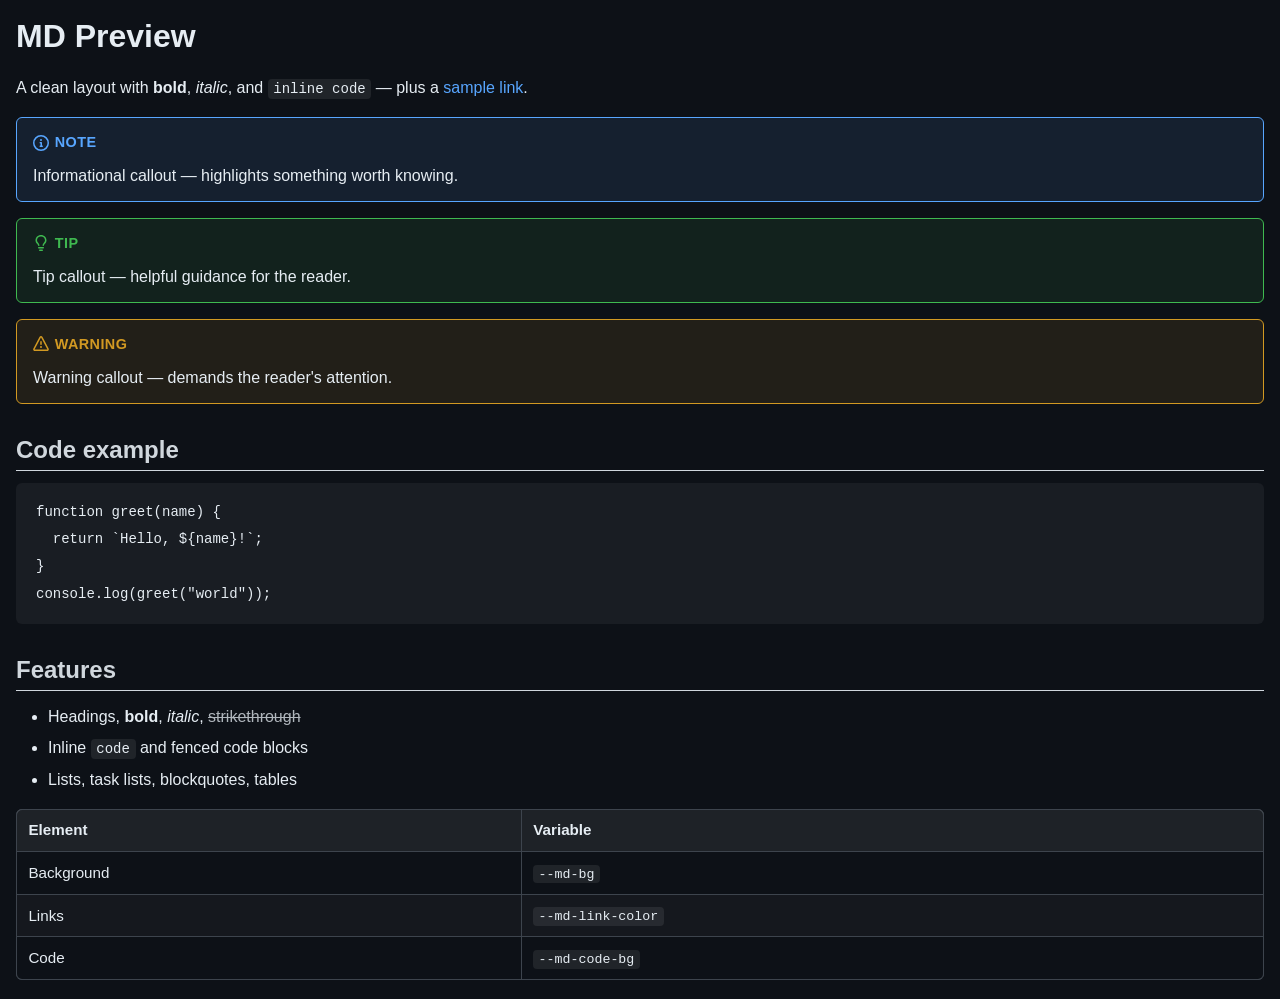
<file: themes/preview-dark.html>
<!DOCTYPE html>
<html lang="en">
<head>
  <meta charset="UTF-8">
  <meta name="viewport" content="width=device-width, initial-scale=1.0">
  <script src="../src/mark-down.js" defer></script>
  <link rel="stylesheet" href="../src/mark-down.css">
  <link rel="stylesheet" href="./md-theme-dark.css">
  <style>
    *, *::before, *::after { box-sizing: border-box; margin: 0; padding: 0; }
    body { background: #0d1117; }
  </style>
</head>
<body>
  <mark-down>
    # MD Preview

    A clean layout with **bold**, *italic*, and `inline code` — plus a [sample link](#).

    > [!NOTE]
    > Informational callout — highlights something worth knowing.

    > [!TIP]
    > Tip callout — helpful guidance for the reader.

    > [!WARNING]
    > Warning callout — demands the reader's attention.

    ## Code example

    ```js
    function greet(name) {
      return `Hello, ${name}!`;
    }
    console.log(greet("world"));
    ```

    ## Features

    - Headings, **bold**, *italic*, ~~strikethrough~~
    - Inline `code` and fenced code blocks
    - Lists, task lists, blockquotes, tables

    | Element | Variable |
    | ------- | -------- |
    | Background | `--md-bg` |
    | Links | `--md-link-color` |
    | Code | `--md-code-bg` |
  </mark-down>
</body>
</html>
</file>
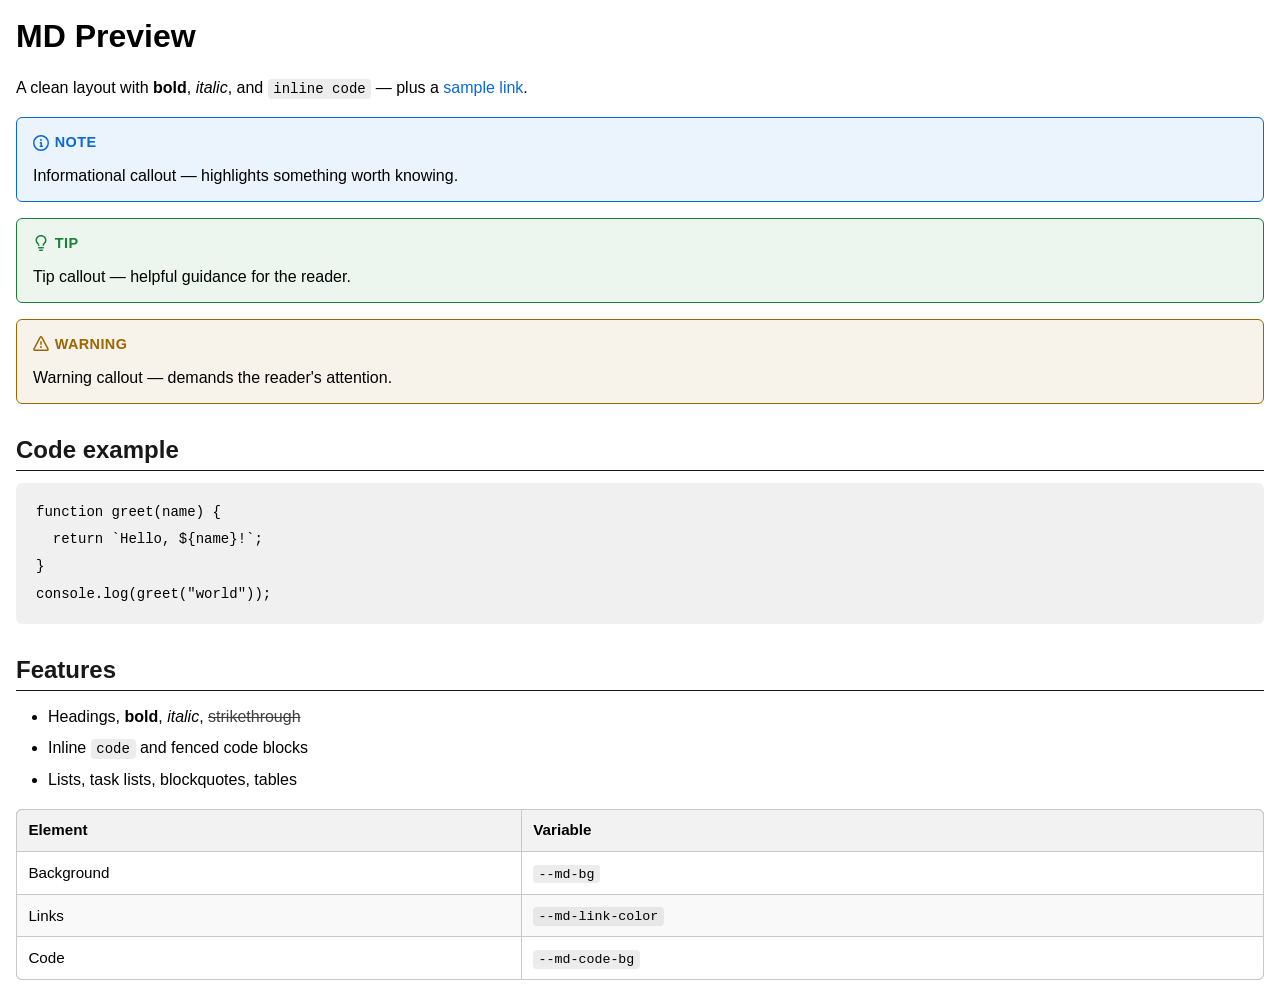
<file: themes/preview-default.html>
<!DOCTYPE html>
<html lang="en">
<head>
  <meta charset="UTF-8">
  <meta name="viewport" content="width=device-width, initial-scale=1.0">
  <script src="../src/mark-down.js" defer></script>
  <link rel="stylesheet" href="../src/mark-down.css">
  <style>
    *, *::before, *::after { box-sizing: border-box; margin: 0; padding: 0; }
    body { background: #ffffff; --md-padding: 1rem; }
  </style>
</head>
<body>
  <mark-down>
    # MD Preview

    A clean layout with **bold**, *italic*, and `inline code` — plus a [sample link](#).

    > [!NOTE]
    > Informational callout — highlights something worth knowing.

    > [!TIP]
    > Tip callout — helpful guidance for the reader.

    > [!WARNING]
    > Warning callout — demands the reader's attention.

    ## Code example

    ```js
    function greet(name) {
      return `Hello, ${name}!`;
    }
    console.log(greet("world"));
    ```

    ## Features

    - Headings, **bold**, *italic*, ~~strikethrough~~
    - Inline `code` and fenced code blocks
    - Lists, task lists, blockquotes, tables

    | Element | Variable |
    | ------- | -------- |
    | Background | `--md-bg` |
    | Links | `--md-link-color` |
    | Code | `--md-code-bg` |
  </mark-down>
</body>
</html>
</file>
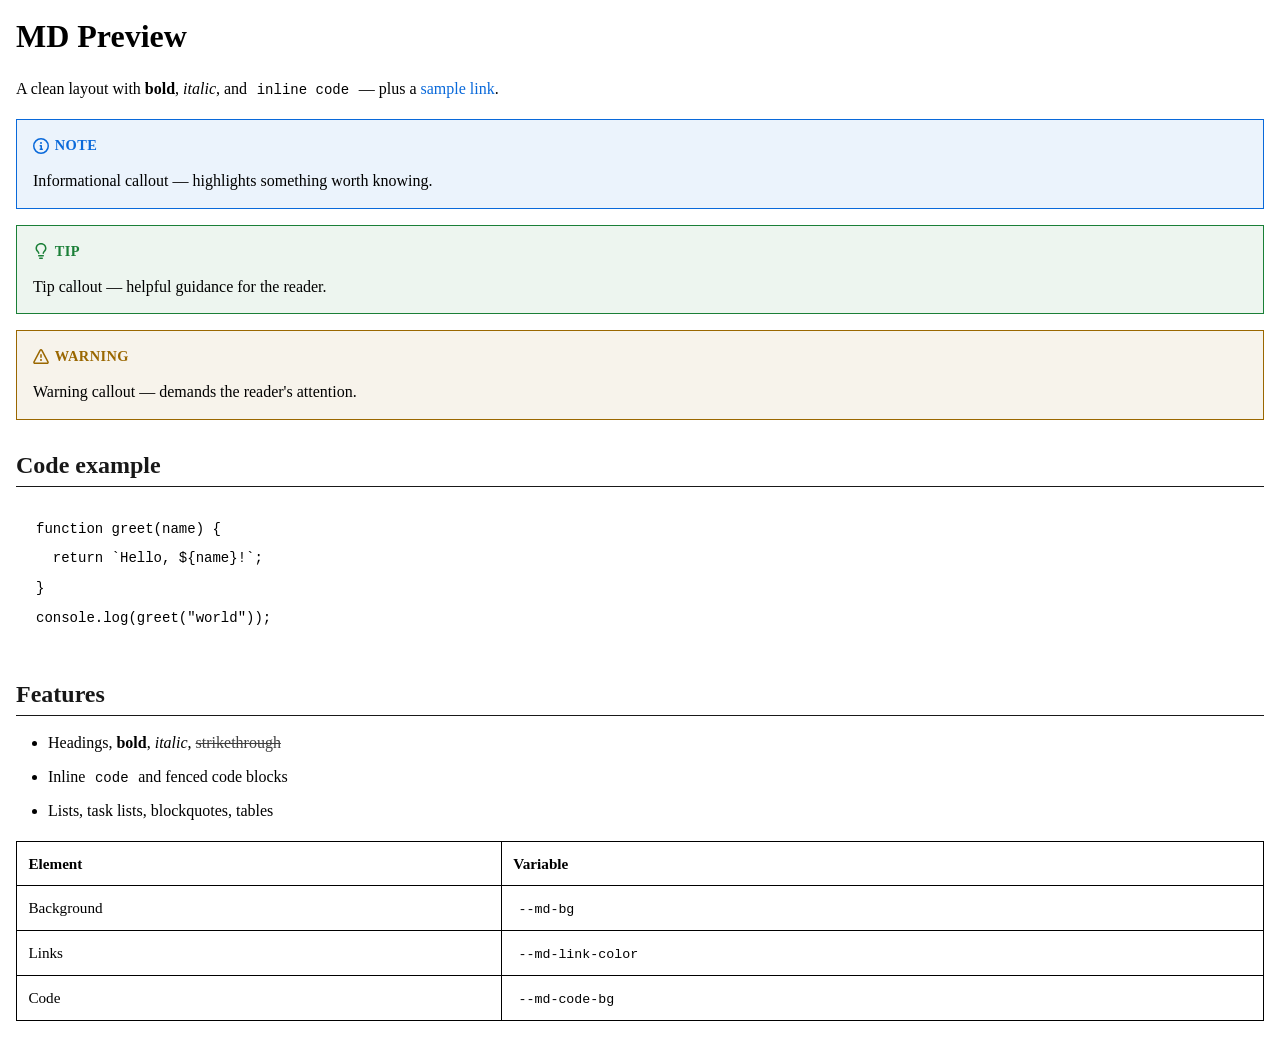
<file: themes/preview-minimal.html>
<!DOCTYPE html>
<html lang="en">
<head>
  <meta charset="UTF-8">
  <meta name="viewport" content="width=device-width, initial-scale=1.0">
  <script src="../src/mark-down.js" defer></script>
  <link rel="stylesheet" href="../src/mark-down.css">
  <link rel="stylesheet" href="./md-theme-minimal.css">
  <style>
    *, *::before, *::after { box-sizing: border-box; margin: 0; padding: 0; }
    body { background: #ffffff; }
  </style>
</head>
<body>
  <mark-down>
    # MD Preview

    A clean layout with **bold**, *italic*, and `inline code` — plus a [sample link](#).

    > [!NOTE]
    > Informational callout — highlights something worth knowing.

    > [!TIP]
    > Tip callout — helpful guidance for the reader.

    > [!WARNING]
    > Warning callout — demands the reader's attention.

    ## Code example

    ```js
    function greet(name) {
      return `Hello, ${name}!`;
    }
    console.log(greet("world"));
    ```

    ## Features

    - Headings, **bold**, *italic*, ~~strikethrough~~
    - Inline `code` and fenced code blocks
    - Lists, task lists, blockquotes, tables

    | Element | Variable |
    | ------- | -------- |
    | Background | `--md-bg` |
    | Links | `--md-link-color` |
    | Code | `--md-code-bg` |
  </mark-down>
</body>
</html>
</file>
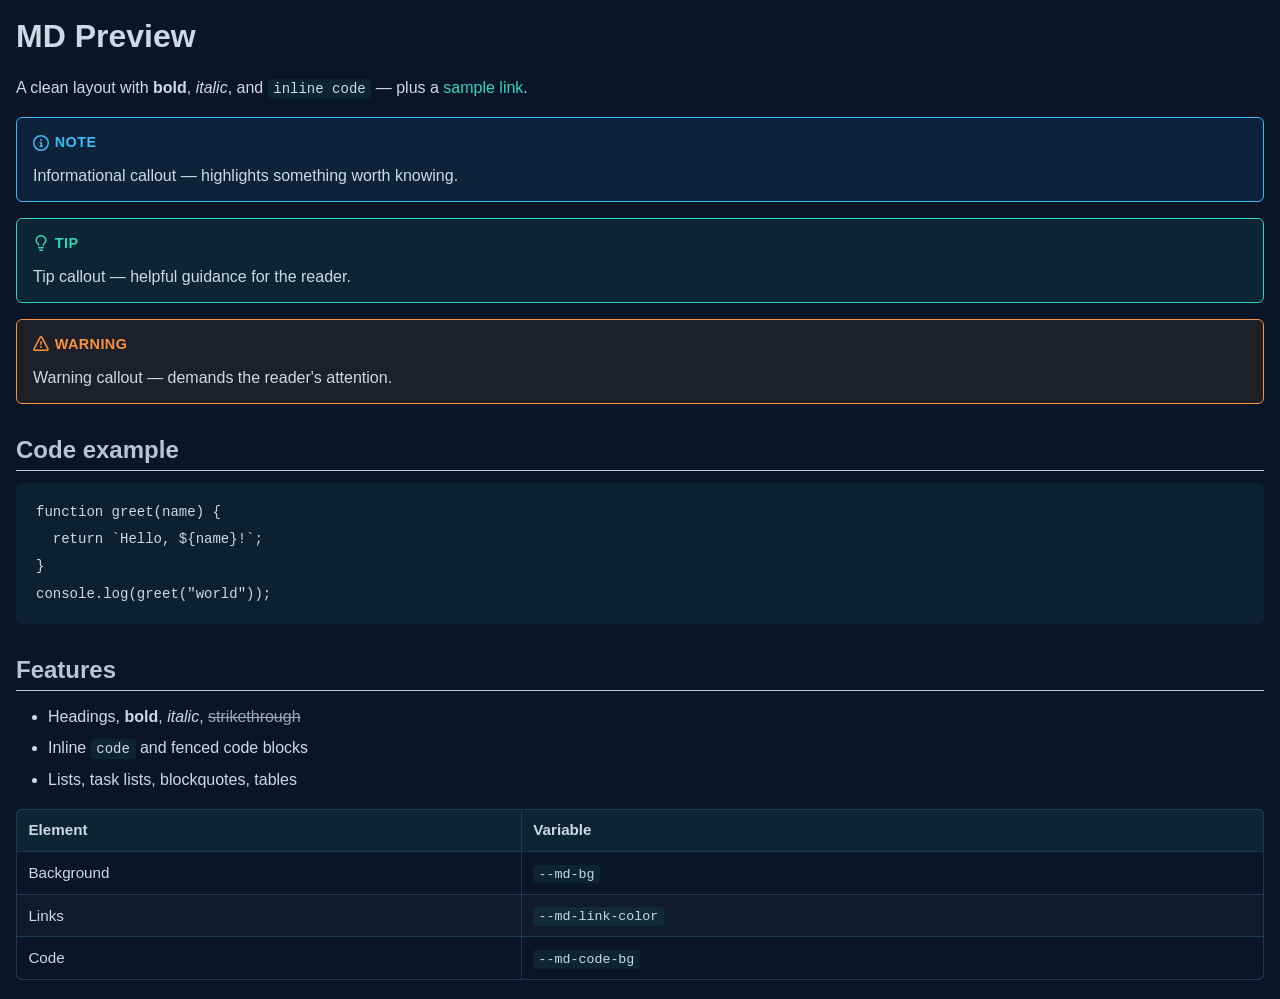
<file: themes/preview-ocean.html>
<!DOCTYPE html>
<html lang="en">
<head>
  <meta charset="UTF-8">
  <meta name="viewport" content="width=device-width, initial-scale=1.0">
  <script src="../src/mark-down.js" defer></script>
  <link rel="stylesheet" href="../src/mark-down.css">
  <link rel="stylesheet" href="./md-theme-ocean.css">
  <style>
    *, *::before, *::after { box-sizing: border-box; margin: 0; padding: 0; }
    body { background: #0a1628; }
  </style>
</head>
<body>
  <mark-down>
    # MD Preview

    A clean layout with **bold**, *italic*, and `inline code` — plus a [sample link](#).

    > [!NOTE]
    > Informational callout — highlights something worth knowing.

    > [!TIP]
    > Tip callout — helpful guidance for the reader.

    > [!WARNING]
    > Warning callout — demands the reader's attention.

    ## Code example

    ```js
    function greet(name) {
      return `Hello, ${name}!`;
    }
    console.log(greet("world"));
    ```

    ## Features

    - Headings, **bold**, *italic*, ~~strikethrough~~
    - Inline `code` and fenced code blocks
    - Lists, task lists, blockquotes, tables

    | Element | Variable |
    | ------- | -------- |
    | Background | `--md-bg` |
    | Links | `--md-link-color` |
    | Code | `--md-code-bg` |
  </mark-down>
</body>
</html>
</file>
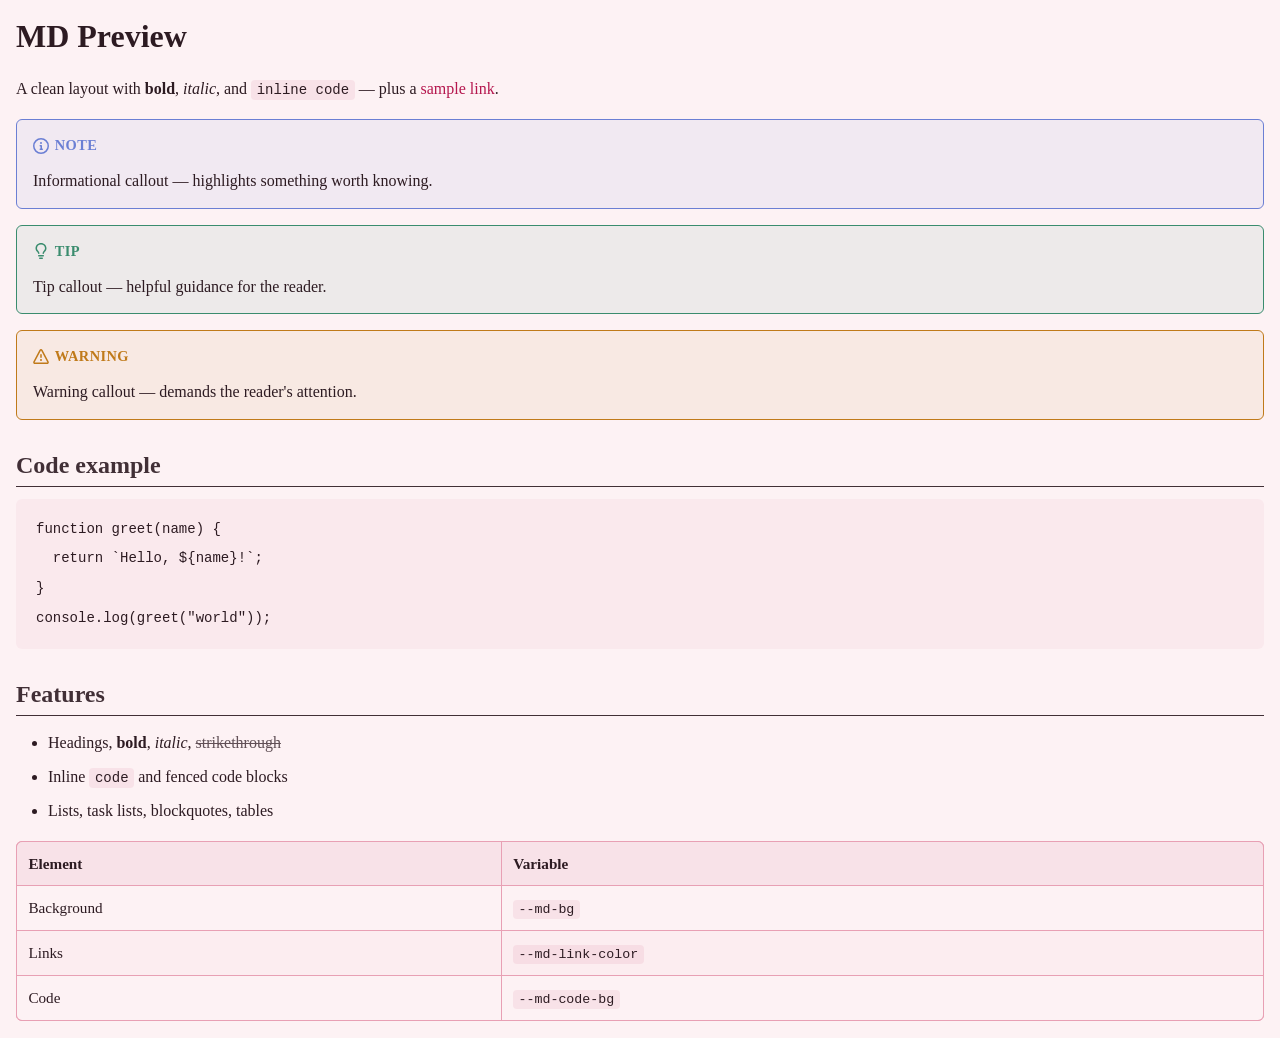
<file: themes/preview-rose.html>
<!DOCTYPE html>
<html lang="en">
<head>
  <meta charset="UTF-8">
  <meta name="viewport" content="width=device-width, initial-scale=1.0">
  <script src="../src/mark-down.js" defer></script>
  <link rel="stylesheet" href="../src/mark-down.css">
  <link rel="stylesheet" href="./md-theme-rose.css">
  <style>
    *, *::before, *::after { box-sizing: border-box; margin: 0; padding: 0; }
    body { background: #fdf2f4; }
  </style>
</head>
<body>
  <mark-down>
    # MD Preview

    A clean layout with **bold**, *italic*, and `inline code` — plus a [sample link](#).

    > [!NOTE]
    > Informational callout — highlights something worth knowing.

    > [!TIP]
    > Tip callout — helpful guidance for the reader.

    > [!WARNING]
    > Warning callout — demands the reader's attention.

    ## Code example

    ```js
    function greet(name) {
      return `Hello, ${name}!`;
    }
    console.log(greet("world"));
    ```

    ## Features

    - Headings, **bold**, *italic*, ~~strikethrough~~
    - Inline `code` and fenced code blocks
    - Lists, task lists, blockquotes, tables

    | Element | Variable |
    | ------- | -------- |
    | Background | `--md-bg` |
    | Links | `--md-link-color` |
    | Code | `--md-code-bg` |
  </mark-down>
</body>
</html>
</file>
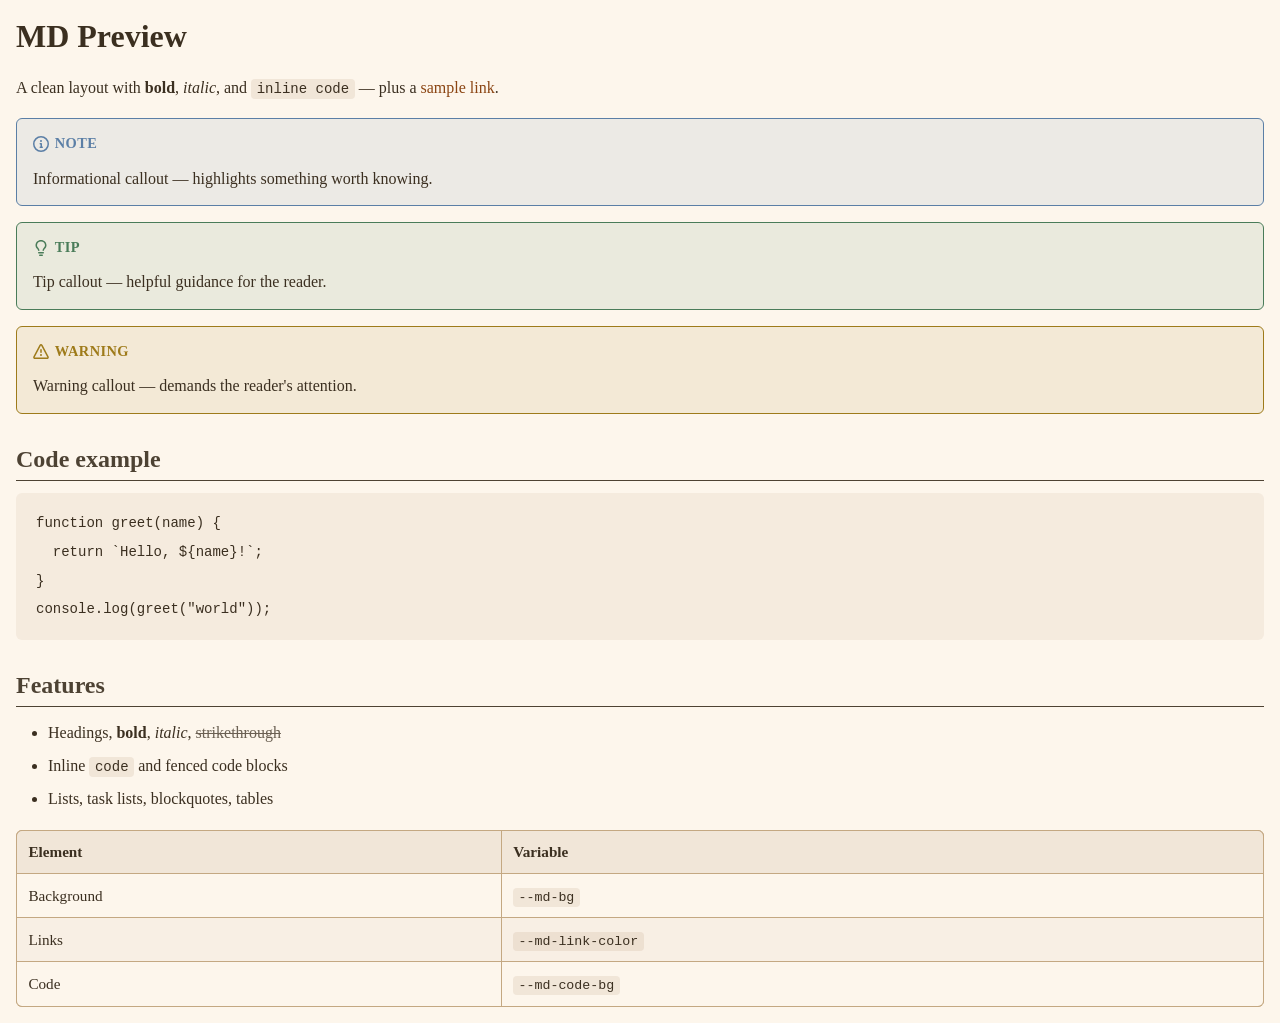
<file: themes/preview-warm.html>
<!DOCTYPE html>
<html lang="en">
<head>
  <meta charset="UTF-8">
  <meta name="viewport" content="width=device-width, initial-scale=1.0">
  <script src="../src/mark-down.js" defer></script>
  <link rel="stylesheet" href="../src/mark-down.css">
  <link rel="stylesheet" href="./md-theme-warm.css">
  <style>
    *, *::before, *::after { box-sizing: border-box; margin: 0; padding: 0; }
    body { background: #fdf6ec; }
  </style>
</head>
<body>
  <mark-down>
    # MD Preview

    A clean layout with **bold**, *italic*, and `inline code` — plus a [sample link](#).

    > [!NOTE]
    > Informational callout — highlights something worth knowing.

    > [!TIP]
    > Tip callout — helpful guidance for the reader.

    > [!WARNING]
    > Warning callout — demands the reader's attention.

    ## Code example

    ```js
    function greet(name) {
      return `Hello, ${name}!`;
    }
    console.log(greet("world"));
    ```

    ## Features

    - Headings, **bold**, *italic*, ~~strikethrough~~
    - Inline `code` and fenced code blocks
    - Lists, task lists, blockquotes, tables

    | Element | Variable |
    | ------- | -------- |
    | Background | `--md-bg` |
    | Links | `--md-link-color` |
    | Code | `--md-code-bg` |
  </mark-down>
</body>
</html>
</file>
<file: src/mark-down.css>
.markdown-body {
  font-family: var(--md-font-family, -apple-system, BlinkMacSystemFont, "Segoe UI", Roboto, Helvetica, Arial, sans-serif);
  font-size: var(--md-font-size, 1rem);
  line-height: var(--md-line-height, 1.7);
  color: var(--md-color, inherit);
  background: var(--md-bg, transparent);
  padding: var(--md-padding, 0);
  word-wrap: break-word;
}

/* Headings */
.markdown-body h1,
.markdown-body h2,
.markdown-body h3,
.markdown-body h4,
.markdown-body h5,
.markdown-body h6 {
  margin-top: 1.25em;
  margin-bottom: 0.5em;
  font-weight: var(--md-heading-font-weight, 600);
  line-height: 1.3;
}
.markdown-body h1 { font-size: var(--md-h1-font-size, 2em); }
.markdown-body h2 { font-size: var(--md-h2-font-size, 1.5em); border-bottom: 1px solid currentColor; padding-bottom: 0.2em; opacity: 0.9; }
.markdown-body h3 { font-size: var(--md-h3-font-size, 1.25em); }
.markdown-body h4 { font-size: var(--md-h4-font-size, 1em); }
.markdown-body h5 { font-size: var(--md-h5-font-size, 0.875em); }
.markdown-body h6 { font-size: var(--md-h6-font-size, 0.85em); opacity: 0.7; }

/* First/last element — remove excess margin */
.markdown-body > :first-child { margin-top: 0; }
.markdown-body > :last-child  { margin-bottom: 0; }

/* Paragraphs */
.markdown-body p {
  margin-top: 0;
  margin-bottom: 1em;
}

/* Links */
.markdown-body a {
  color: var(--md-link-color, #0969da);
  text-decoration: none;
}
.markdown-body a:hover {
  text-decoration: underline;
}

/* Bold / Italic / Strikethrough */
.markdown-body strong { font-weight: 700; }
.markdown-body em     { font-style: italic; }
.markdown-body del    { text-decoration: line-through; opacity: 0.75; }

/* Horizontal rule */
.markdown-body hr {
  border: none;
  border-top: 2px solid currentColor;
  opacity: 0.2;
  margin: 1.5em 0;
}

/* Blockquote */
.markdown-body blockquote {
  margin: 0 0 1em 0;
  padding: 0.5em 1em;
  border-left: var(--md-blockquote-border-width, 4px) solid var(--md-blockquote-border-color, currentColor);
  opacity: 0.8;
  font-style: italic;
}
.markdown-body blockquote > :last-child { margin-bottom: 0; }

/* Lists */
.markdown-body ul,
.markdown-body ol {
  margin: 0 0 1em 0;
  padding-left: 2em;
}
.markdown-body li { margin-bottom: 0.25em; }
.markdown-body li > ul,
.markdown-body li > ol {
  margin-bottom: 0;
  margin-top: 0.25em;
}

/* Task list items */
.markdown-body .task-list-item {
  list-style: none;
  margin-left: -1.5em;
}
.markdown-body .task-list-item input[type="checkbox"] {
  margin-right: 0.4em;
  pointer-events: none;
  vertical-align: middle;
  position: relative;
  top: -0.1em;
  accent-color: var(--md-checkbox-color, #0969da);
}
.markdown-body .task-list-item input[type="checkbox"]:not(:checked) {
  filter: var(--md-checkbox-filter, none);
}

/* Inline code */
.markdown-body code {
  font-family: var(--md-mono-font-family, "SFMono-Regular", Consolas, "Liberation Mono", Menlo, monospace);
  font-size: var(--md-code-font-size, 0.875em);
  background: var(--md-code-bg, rgba(128, 128, 128, 0.15));
  padding: 0.15em 0.4em;
  border-radius: var(--md-code-radius, 4px);
}

/* Code block */
.markdown-body pre {
  margin: 0 0 1em 0;
  padding: 1em 1.25em;
  background: var(--md-pre-bg, rgba(128, 128, 128, 0.12));
  border-radius: var(--md-pre-radius, 6px);
  overflow-x: auto;
}
.markdown-body pre code {
  font-size: var(--md-code-font-size, 0.875em);
  background: none;
  padding: 0;
  border-radius: 0;
  white-space: pre;
}

/* Images */
.markdown-body img {
  max-width: 100%;
  height: auto;
  border-radius: var(--md-img-radius, 4px);
}

/* Callouts (GitHub-style alerts) */
.markdown-body .callout {
  margin: 0 0 1em 0;
  padding: 0.75em 1em;
  border-radius: var(--md-callout-radius, 6px);
  border: 1px solid;
}
.markdown-body .callout-title {
  display: flex;
  align-items: center;
  gap: 0.4em;
  margin: 0 0 0.5em 0;
  font-weight: 600;
  font-style: normal;
  font-size: 0.9em;
  text-transform: uppercase;
  letter-spacing: 0.03em;
}
.markdown-body .callout-title svg { flex-shrink: 0; }
.markdown-body .callout > :last-child { margin-bottom: 0; }

.markdown-body .callout-note      { border-color: var(--md-callout-note-color, #0969da); background: var(--md-callout-note-bg, rgba(9,105,218,0.08)); }
.markdown-body .callout-note      .callout-title { color: var(--md-callout-note-color, #0969da); }
.markdown-body .callout-tip       { border-color: var(--md-callout-tip-color, #1a7f37); background: var(--md-callout-tip-bg, rgba(26,127,55,0.08)); }
.markdown-body .callout-tip       .callout-title { color: var(--md-callout-tip-color, #1a7f37); }
.markdown-body .callout-important { border-color: var(--md-callout-important-color, #8250df); background: var(--md-callout-important-bg, rgba(130,80,223,0.08)); }
.markdown-body .callout-important .callout-title { color: var(--md-callout-important-color, #8250df); }
.markdown-body .callout-warning   { border-color: var(--md-callout-warning-color, #9a6700); background: var(--md-callout-warning-bg, rgba(154,103,0,0.08)); }
.markdown-body .callout-warning   .callout-title { color: var(--md-callout-warning-color, #9a6700); }
.markdown-body .callout-caution   { border-color: var(--md-callout-caution-color, #cf222e); background: var(--md-callout-caution-bg, rgba(207,34,46,0.08)); }
.markdown-body .callout-caution   .callout-title { color: var(--md-callout-caution-color, #cf222e); }

/* Tables */
.markdown-body table {
  border-collapse: collapse;
  width: 100%;
  margin-bottom: 1em;
  font-size: var(--md-table-font-size, 0.95em);
  border-radius: var(--md-table-radius, 6px);
  overflow: hidden;
  box-shadow: 0 0 0 1px var(--md-table-border-color, #c8c8c8) inset;
}
.markdown-body th,
.markdown-body td {
  border: 1px solid var(--md-table-border-color, #c8c8c8);
  padding: 0.5em 0.75em;
  text-align: left;
}
.markdown-body thead tr {
  background: var(--md-table-header-bg, rgba(128, 128, 128, 0.1));
  font-weight: 600;
}
.markdown-body tbody tr:nth-child(even) {
  background: var(--md-table-stripe-bg, rgba(128, 128, 128, 0.05));
}
</file>
<file: themes/md-theme-dark.css>
mark-down {
  --md-bg: #0d1117;
  --md-color: #e6edf3;
  --md-padding: 1rem;
  --md-link-color: #58a6ff;
  --md-code-bg: rgba(255, 255, 255, 0.08);
  --md-pre-bg: rgba(255, 255, 255, 0.05);
  --md-blockquote-border-color: #3d444d;
  --md-table-border-color: #3d444d;
  --md-table-header-bg: rgba(255, 255, 255, 0.07);
  --md-table-stripe-bg: rgba(255, 255, 255, 0.03);
  --md-callout-note-color: #58a6ff;
  --md-callout-note-bg: rgba(88, 166, 255, 0.1);
  --md-callout-tip-color: #3fb950;
  --md-callout-tip-bg: rgba(63, 185, 80, 0.1);
  --md-callout-important-color: #a371f7;
  --md-callout-important-bg: rgba(163, 113, 247, 0.1);
  --md-callout-warning-color: #d29922;
  --md-callout-warning-bg: rgba(210, 153, 34, 0.1);
  --md-callout-caution-color: #f85149;
  --md-callout-caution-bg: rgba(248, 81, 73, 0.1);
  --md-checkbox-color:  #555555;
  --md-checkbox-filter: invert(1);
}
</file>
<file: themes/md-theme-minimal.css>
mark-down {
  --md-bg: #ffffff;
  --md-color: inherit;
  --md-padding: 1rem;
  --md-font-family: Georgia, "Times New Roman", serif;
  --md-line-height: 1.85;
  --md-heading-font-weight: 700;
  --md-link-color: inherit;
  --md-code-bg: transparent;
  --md-code-radius: 0;
  --md-pre-bg: transparent;
  --md-pre-radius: 0;
  --md-blockquote-border-width: 2px;
  --md-table-border-color: currentColor;
  --md-table-header-bg: transparent;
  --md-table-stripe-bg: transparent;
  --md-table-radius: 0;
  --md-img-radius: 0;
  --md-callout-radius: 0;
  --md-checkbox-color: currentColor;
}
</file>
<file: themes/md-theme-ocean.css>
mark-down {
  --md-bg: #0a1628;
  --md-color: #cdd9e5;
  --md-padding: 1rem;
  --md-link-color: #2dd4bf;
  --md-code-bg: rgba(45, 212, 191, 0.08);
  --md-pre-bg: rgba(45, 212, 191, 0.05);
  --md-blockquote-border-color: #1e4d6b;
  --md-table-border-color: #1e3a52;
  --md-table-header-bg: rgba(45, 212, 191, 0.08);
  --md-table-stripe-bg: rgba(255, 255, 255, 0.02);
  --md-callout-note-color: #38bdf8;
  --md-callout-note-bg: rgba(56, 189, 248, 0.08);
  --md-callout-tip-color: #2dd4bf;
  --md-callout-tip-bg: rgba(45, 212, 191, 0.08);
  --md-callout-important-color: #818cf8;
  --md-callout-important-bg: rgba(129, 140, 248, 0.08);
  --md-callout-warning-color: #fb923c;
  --md-callout-warning-bg: rgba(251, 146, 60, 0.08);
  --md-callout-caution-color: #f87171;
  --md-callout-caution-bg: rgba(248, 113, 113, 0.08);
  --md-checkbox-color: #2dd4bf;
  --md-checkbox-filter: invert(1);
}
</file>
<file: themes/md-theme-rose.css>
mark-down {
  --md-bg: #fdf2f4;
  --md-color: #2d1b22;
  --md-padding: 1rem;
  --md-font-family: Georgia, "Times New Roman", serif;
  --md-line-height: 1.85;
  --md-link-color: #b5174e;
  --md-code-bg: rgba(181, 23, 78, 0.07);
  --md-pre-bg: rgba(181, 23, 78, 0.04);
  --md-blockquote-border-color: #e8a0b4;
  --md-table-border-color: #e8a0b4;
  --md-table-header-bg: rgba(181, 23, 78, 0.07);
  --md-table-stripe-bg: rgba(181, 23, 78, 0.02);
  --md-callout-note-color: #6b7fd4;
  --md-callout-note-bg: rgba(107, 127, 212, 0.08);
  --md-callout-tip-color: #3a8c6e;
  --md-callout-tip-bg: rgba(58, 140, 110, 0.08);
  --md-callout-important-color: #9b4dca;
  --md-callout-important-bg: rgba(155, 77, 202, 0.08);
  --md-callout-warning-color: #c07a1a;
  --md-callout-warning-bg: rgba(192, 122, 26, 0.08);
  --md-callout-caution-color: #b5174e;
  --md-callout-caution-bg: rgba(181, 23, 78, 0.08);
  --md-checkbox-color: #b5174e;
}
</file>
<file: themes/md-theme-warm.css>
mark-down {
  --md-bg: #fdf6ec;
  --md-color: #3b2f20;
  --md-padding: 1rem;
  --md-font-family: Georgia, "Times New Roman", serif;
  --md-line-height: 1.8;
  --md-link-color: #8b4513;
  --md-code-bg: rgba(139, 90, 43, 0.1);
  --md-pre-bg: rgba(139, 90, 43, 0.07);
  --md-blockquote-border-color: #c4a882;
  --md-table-border-color: #c4a882;
  --md-table-header-bg: rgba(139, 90, 43, 0.1);
  --md-table-stripe-bg: rgba(139, 90, 43, 0.04);
  --md-callout-note-color: #5b7fa6;
  --md-callout-note-bg: rgba(91, 127, 166, 0.1);
  --md-callout-tip-color: #4a7c59;
  --md-callout-tip-bg: rgba(74, 124, 89, 0.1);
  --md-callout-important-color: #7c5b9e;
  --md-callout-important-bg: rgba(124, 91, 158, 0.1);
  --md-callout-warning-color: #9e7b1a;
  --md-callout-warning-bg: rgba(158, 123, 26, 0.1);
  --md-callout-caution-color: #b03a2e;
  --md-callout-caution-bg: rgba(176, 58, 46, 0.1);
  --md-checkbox-color: #8b4513;
}
</file>
